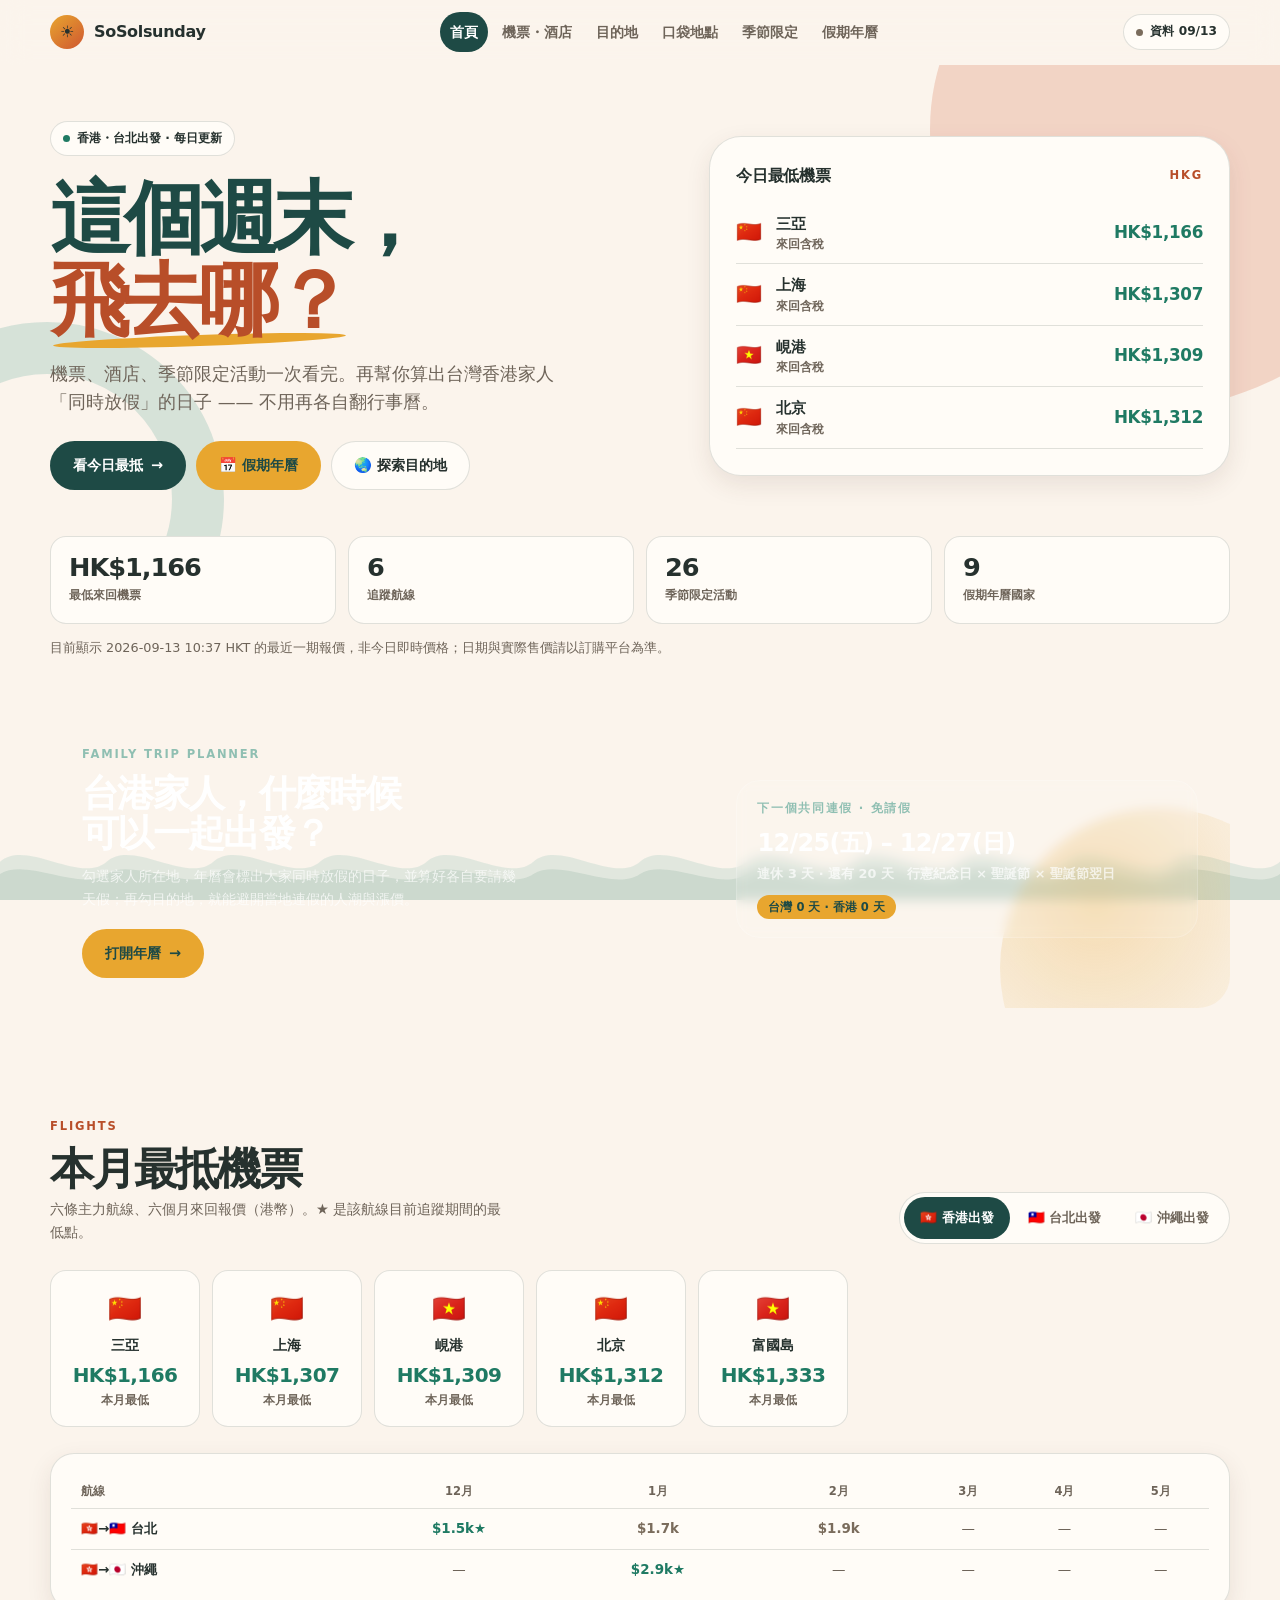
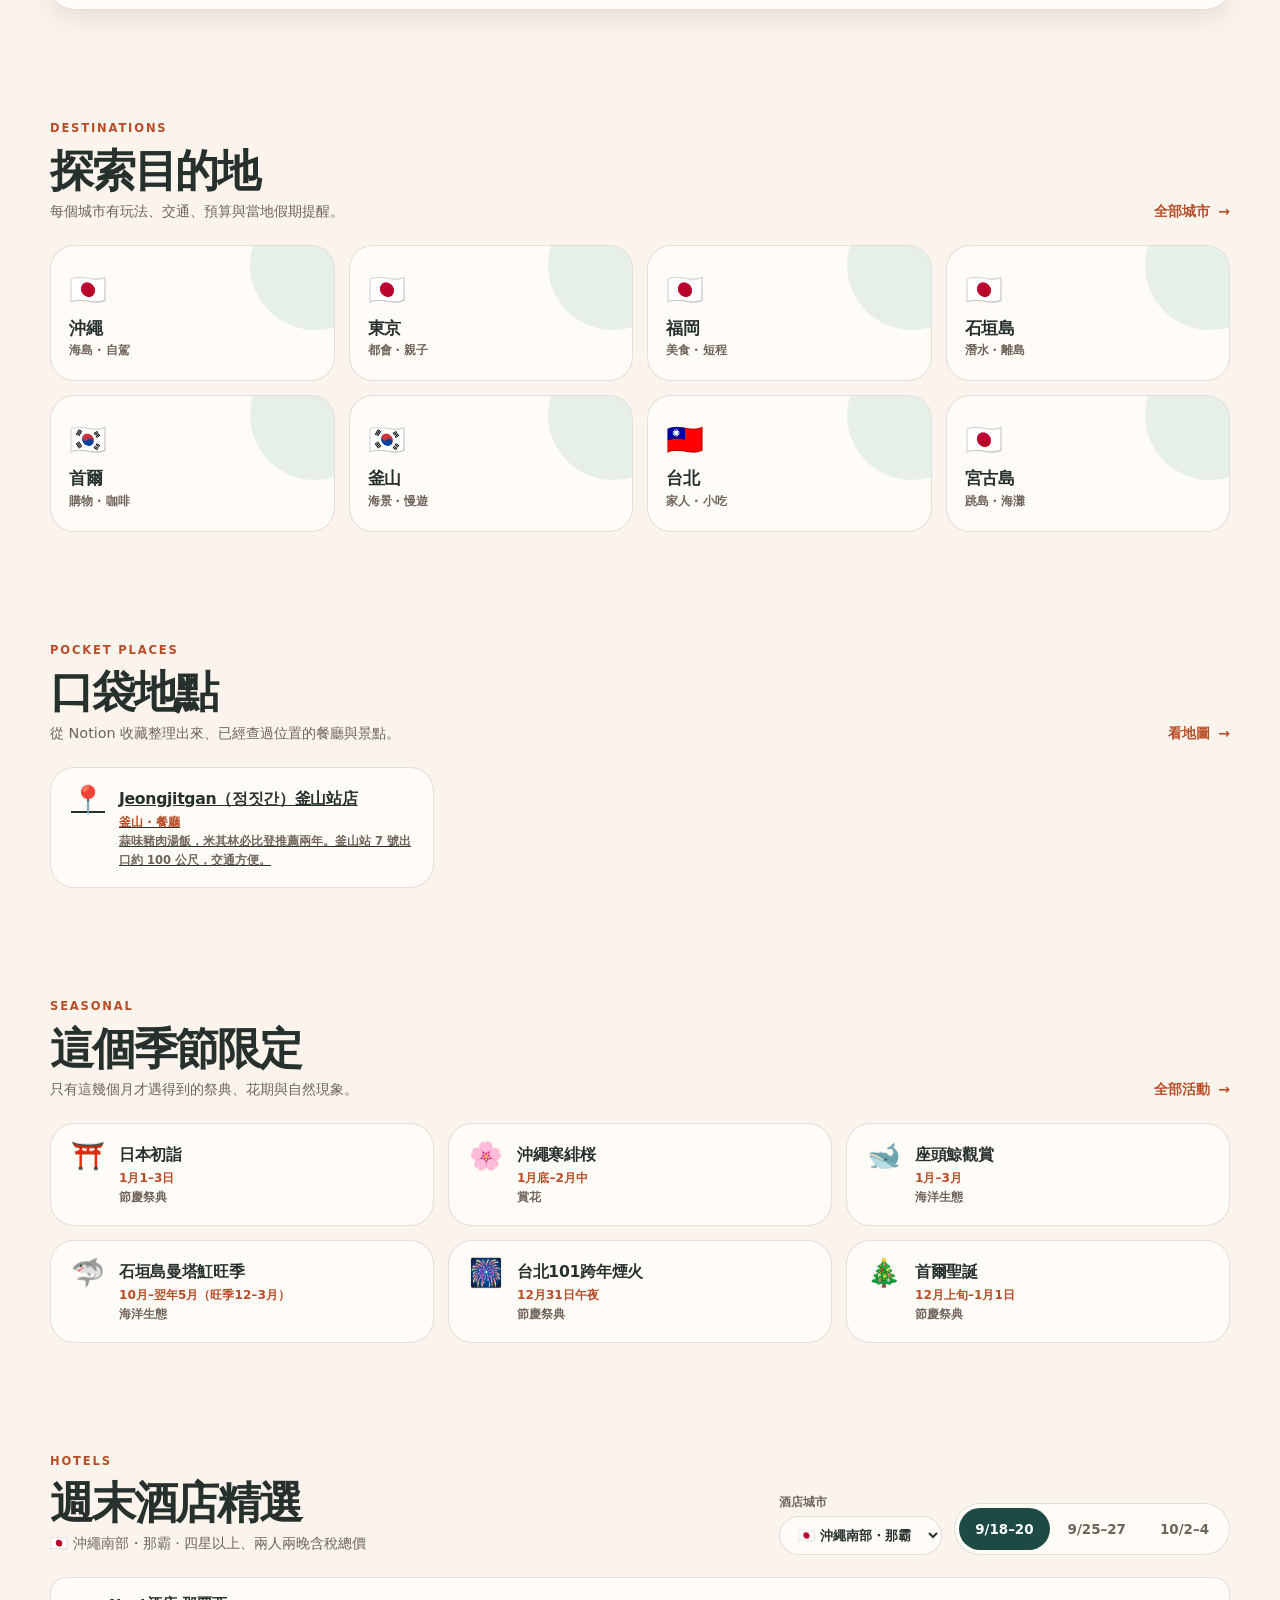
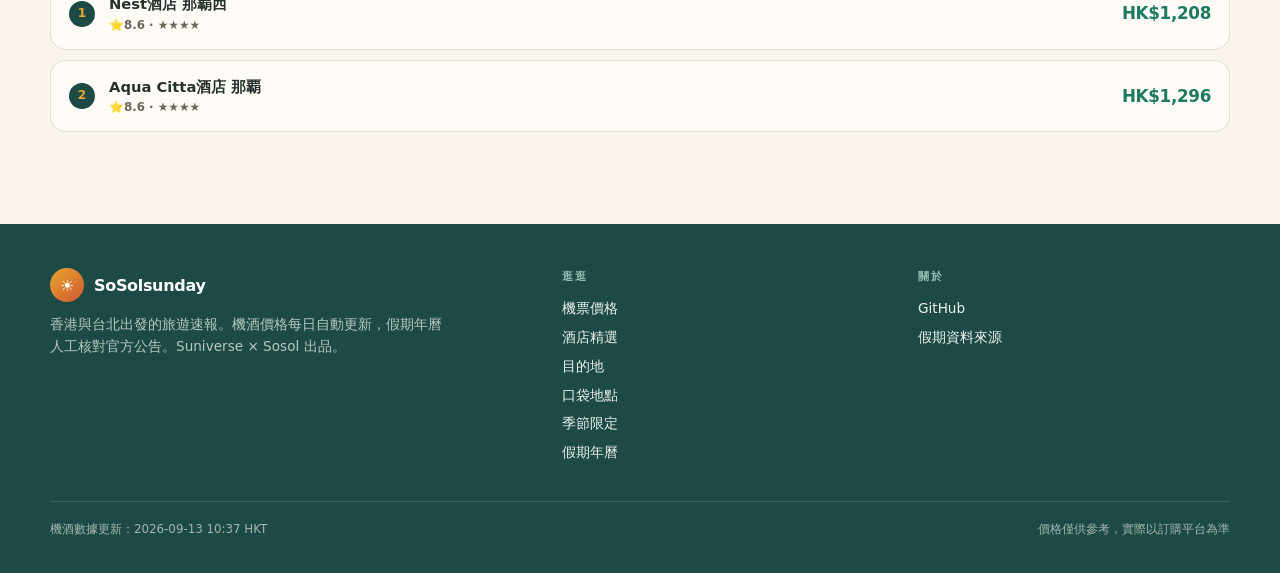
<file: docs/index.html>
<!DOCTYPE html>
<html lang="zh-Hant">
<head>
<meta charset="UTF-8">
<meta name="viewport" content="width=device-width,initial-scale=1,viewport-fit=cover">
<title>SoSolsunday｜這個週末，飛去哪？</title>
<meta name="description" content="香港・台北出發的機票酒店價格速報、亞洲季節限定活動，以及台港家人都放假的假期年曆。">
<meta name="theme-color" content="#062a3a">
<link rel="icon" href="data:image/svg+xml,<svg xmlns='http://www.w3.org/2000/svg' viewBox='0 0 100 100'><text y='.9em' font-size='90'>☀️</text></svg>">
<link rel="stylesheet" href="assets/sosol.css">
</head>
<body>
<a class="skip-link" href="#main">跳到主要內容</a>

<div class="ocean-waves" aria-hidden="true">
  <svg viewBox="0 0 2400 120" preserveAspectRatio="none">
    <path class="ocean-wave-back" d="M0,70 C50,40 150,100 200,70 C250,40 350,100 400,70 C450,40 550,100 600,70 C650,40 750,100 800,70 C850,40 950,100 1000,70 C1050,40 1150,100 1200,70 C1250,40 1350,100 1400,70 C1450,40 1550,100 1600,70 C1650,40 1750,100 1800,70 C1850,40 1950,100 2000,70 C2050,40 2150,100 2200,70 C2250,40 2350,100 2400,70 L2400,120 L0,120 Z" fill="rgba(121,217,230,.5)"/>
    <path class="ocean-wave-front" d="M0,86 C50,64 150,110 200,86 C250,64 350,110 400,86 C450,64 550,110 600,86 C650,64 750,110 800,86 C850,64 950,110 1000,86 C1050,64 1150,110 1200,86 C1250,64 1350,110 1400,86 C1450,64 1550,110 1600,86 C1650,64 1750,110 1800,86 C1850,64 1950,110 2000,86 C2050,64 2150,110 2200,86 C2250,64 2350,110 2400,86 L2400,120 L0,120 Z" fill="rgba(8,127,156,.42)"/>
  </svg>
</div>

<header class="site-header" id="hdr">
  <div class="shell nav">
    <a class="brand" href="./"><span class="brand-mark">☀</span> SoSolsunday</a>
    <nav class="desktop-nav" aria-label="主要導覽">
      <a href="./" aria-current="page">首頁</a>
      <a href="#deals">機票・酒店</a>
      <a href="destinations/">目的地</a><a href="places/">口袋地點</a>
      <a href="seasonal/">季節限定</a>
      <a href="calendar/">假期年曆</a>
    </nav>
    <div class="nav-actions">
      <span class="pill" id="updPill"><span class="dot"></span>載入中</span>
      <button class="icon-btn menu-btn" id="menuBtn" aria-label="選單" aria-controls="dropNav" aria-expanded="false">☰</button>
    </div>
  </div>
  <nav class="drop-nav shell" id="dropNav" aria-label="手機導覽" hidden>
    <a href="./" aria-current="page">首頁</a>
    <a href="#deals">機票・酒店</a><a href="destinations/">目的地</a><a href="places/">口袋地點</a>
    <a href="seasonal/">季節限定</a><a href="calendar/">假期年曆</a>
  </nav>
</header>

<main id="main">
<!-- ══ HERO ══ -->
<section class="hero">
  <div class="shell hero-grid">
    <div>
      <span class="pill"><span class="dot"></span>香港・台北出發 · 每日更新</span>
      <h1>這個週末，<br><span class="play">飛去哪？</span></h1>
      <p class="hero-lead">機票、酒店、季節限定活動一次看完。再幫你算出台灣香港家人「同時放假」的日子 —— 不用再各自翻行事曆。</p>
      <div class="hero-cta">
        <a class="btn btn-primary" href="#deals">看今日最抵 <span>→</span></a>
        <a class="btn btn-sun" href="calendar/">📅 假期年曆</a>
        <a class="btn btn-ghost" href="destinations/">🌏 探索目的地</a>
      </div>
    </div>
    <div class="card card-lg" id="heroCard">
      <div class="card-head"><h3 class="card-title">今日最低機票</h3><span class="eyebrow" id="heroOrigin">HKG</span></div>
      <div id="heroList" class="loading">載入中…</div>
    </div>
  </div>
</section>

<!-- ══ 數據橫幅 ══ -->
<div class="shell">
  <div class="statband" id="statband"></div>
  <p class="data-notice" id="dataNotice" role="status" hidden></p>
</div>

<!-- ══ 年曆 banner ══ -->
<section class="section">
  <div class="shell">
    <div class="calband">
      <div class="calband-grid">
        <div>
          <span class="eyebrow">Family Trip Planner</span>
          <h2>台港家人，什麼時候<br>可以一起出發？</h2>
          <p>勾選家人所在地，年曆會標出大家同時放假的日子，並算好各自要請幾天假；再勾目的地，就能避開當地連假的人潮與漲價。</p>
          <a class="btn btn-sun" href="calendar/">打開年曆 <span>→</span></a>
        </div>
        <div class="nextbox" id="nextbox">
          <div class="lbl">下一個共同連假</div>
          <div class="rng">計算中…</div>
        </div>
      </div>
    </div>
  </div>
</section>

<!-- ══ 機票 ══ -->
<section class="section" id="deals">
  <div class="shell">
    <div class="section-head">
      <div>
        <span class="eyebrow">Flights</span>
        <h2>本月最抵機票</h2>
        <p>六條主力航線、六個月來回報價（港幣）。★ 是該航線目前追蹤期間的最低點。</p>
      </div>
      <div class="toggle" id="originToggle" aria-label="出發地">
        <button class="on" data-o="HKG" aria-pressed="true">🇭🇰 香港出發</button>
      </div>
    </div>
    <div class="hrow" id="destRow"><div class="loading">載入中…</div></div>
    <div class="card table-scroll" tabindex="0" role="region" aria-label="六個月機票價格，可橫向捲動">
      <table id="priceTable"></table>
    </div>
  </div>
</section>

<!-- ══ 目的地 ══ -->
<section class="section">
  <div class="shell">
    <div class="section-head">
      <div><span class="eyebrow">Destinations</span><h2>探索目的地</h2>
      <p>每個城市有玩法、交通、預算與當地假期提醒。</p></div>
      <a class="section-link" href="destinations/">全部城市 <span>→</span></a>
    </div>
    <div class="dgrid" id="cityGrid"></div>
  </div>
</section>


<!-- ══ 口袋地點 ══ -->
<section class="section" id="places">
  <div class="shell">
    <div class="section-head">
      <div><span class="eyebrow">Pocket Places</span><h2>口袋地點</h2>
      <p>從 Notion 收藏整理出來、已經查過位置的餐廳與景點。</p></div>
      <a class="section-link" href="places/">看地圖 <span>→</span></a>
    </div>
    <div class="elist" id="placePeek"><div class="loading">載入中…</div></div>
  </div>
</section>

<!-- ══ 季節限定 ══ -->
<section class="section">
  <div class="shell">
    <div class="section-head">
      <div><span class="eyebrow">Seasonal</span><h2>這個季節限定</h2>
      <p>只有這幾個月才遇得到的祭典、花期與自然現象。</p></div>
      <a class="section-link" href="seasonal/">全部活動 <span>→</span></a>
    </div>
    <div class="elist" id="eventList"><div class="loading">載入中…</div></div>
  </div>
</section>

<!-- ══ 酒店 ══ -->
<section class="section" id="hotels">
  <div class="shell">
    <div class="section-head">
      <div><span class="eyebrow">Hotels</span><h2>週末酒店精選</h2>
      <p id="hotelSub">四星以上、兩人兩晚含稅總價。</p></div>
      <div class="hotel-controls"><label class="field-label">酒店城市<select id="hotelCity"></select></label><div class="toggle" id="hotelToggle" aria-label="住宿週末"></div></div>
    </div>
    <div class="hlist" id="hotelList"><div class="loading">載入中…</div></div>
  </div>
</section>

</main>
<footer class="site-footer">
  <div class="shell">
    <div class="footer-grid">
      <div class="footer-brand">
        <a class="brand" href="./"><span class="brand-mark">☀</span> SoSolsunday</a>
        <p>香港與台北出發的旅遊速報。機酒價格每日自動更新，假期年曆人工核對官方公告。Suniverse × Sosol 出品。</p>
      </div>
      <div class="footer-col"><strong>逛逛</strong>
        <a href="#deals">機票價格</a><a href="#hotels">酒店精選</a>
        <a href="destinations/">目的地</a><a href="places/">口袋地點</a><a href="seasonal/">季節限定</a><a href="calendar/">假期年曆</a>
      </div>
      <div class="footer-col"><strong>關於</strong>
        <a href="https://github.com/sssunwl/sosolsunday" target="_blank" rel="noopener">GitHub</a>
        <a href="calendar/">假期資料來源</a>
      </div>
    </div>
    <div class="footer-base"><span id="footUpd">—</span><span>價格僅供參考，實際以訂購平台為準</span></div>
  </div>
</footer>

<script src="assets/site.js"></script>
<script>
let FD=null,HD=null,SD=null,CAL=null,PLD=null,origin='HKG',hWknd=0,hCity=null;
const FLAG={'三亞':'🇨🇳','桂林':'🇨🇳','寧波':'🇨🇳','廣州':'🇨🇳','深圳':'🇨🇳','上海':'🇨🇳','北京':'🇨🇳','成都':'🇨🇳',
'台北':'🇹🇼','高雄':'🇹🇼','台中':'🇹🇼','香港':'🇭🇰','沖繩那覇':'🇯🇵','石垣島':'🇯🇵','宮古島':'🇯🇵','東京':'🇯🇵',
'大阪':'🇯🇵','福岡':'🇯🇵','札幌':'🇯🇵','名古屋':'🇯🇵','首爾':'🇰🇷','釜山':'🇰🇷','濟州':'🇰🇷','馬尼拉':'🇵🇭',
'宿霧':'🇵🇭','曼谷':'🇹🇭','普吉':'🇹🇭','清邁':'🇹🇭','新加坡':'🇸🇬','吉隆坡':'🇲🇾','峇里島':'🇮🇩','沖繩':'🇯🇵','澎湖':'🇹🇼','馬公':'🇹🇼','MZG':'🇹🇼','南京':'🇨🇳','NKG':'🇨🇳','大邱':'🇰🇷','TAE':'🇰🇷','富國島':'🇻🇳','芽莊':'🇻🇳','河內':'🇻🇳','胡志明':'🇻🇳','峴港':'🇻🇳'};
const CITIES=[{flag:'🇯🇵',name:'沖繩',key:'okinawa',meta:'海島 · 自駕'},{flag:'🇯🇵',name:'東京',key:'tokyo',meta:'都會 · 親子'},
{flag:'🇯🇵',name:'福岡',key:'fukuoka',meta:'美食 · 短程'},{flag:'🇯🇵',name:'石垣島',key:'ishigaki',meta:'潛水 · 離島'},
{flag:'🇰🇷',name:'首爾',key:'seoul',meta:'購物 · 咖啡'},{flag:'🇰🇷',name:'釜山',key:'busan',meta:'海景 · 慢遊'},
{flag:'🇹🇼',name:'台北',key:'taipei',meta:'家人 · 小吃'},{flag:'🇯🇵',name:'宮古島',key:'miyakojima',meta:'跳島 · 海灘'}];

const {iso,date:mkd}=SoSol;
const WD=['一','二','三','四','五','六','日'], wd=d=>(d.getUTCDay()+6)%7;

/* 沿用參考版的連續休假條件，日期統一以台港時區計算。 */
function nextWindow(){return SoSol.nextWindow(CAL);}
function renderNext(){
  const b=nextWindow(), el=document.getElementById('nextbox');
  if(!b){el.innerHTML='<div class="lbl">下一個共同連假</div><div class="empty-note">'+(CAL?'已收錄日期內暫無符合的連假':'假期資料暫時無法載入')+'</div>';return;}
  const a=mkd(b.from),z=mkd(b.to),d0=Math.round((a-mkd(SoSol.todayISO()))/864e5);
  el.innerHTML=`<div class="lbl">下一個共同連假 · 免請假</div>
    <div class="rng">${a.getUTCMonth()+1}/${a.getUTCDate()}(${WD[wd(a)]}) – ${z.getUTCMonth()+1}/${z.getUTCDate()}(${WD[wd(z)]})</div>
    <div class="cnt">連休 ${b.len} 天 · 還有 ${d0} 天　${b.why.join(' × ')}</div>
    <span class="tag">台灣 0 天 · 香港 0 天</span>`;
}

/* ── 機票 ── */
const ORIGIN_FLAG={HKG:'🇭🇰',TPE:'🇹🇼',OKA:'🇯🇵',KHH:'🇹🇼',TPE_:'🇹🇼'};
const originName=o=>(FD?.routes||[]).find(r=>r.origin===o)?.origin_name||o;
const cheapest=o=>[...(FD?.destinations?.[o]||[])]
  .filter(d=>Number.isFinite(d.price)&&d.price>0).sort((a,b)=>a.price-b.price);

// 出發地按鈕依實際資料產生，資料新增出發地時不用改程式
function renderOriginToggle(){
  const origins=[...new Set((FD?.routes||[]).map(r=>r.origin))];
  if(!origins.length) return;
  if(!origins.includes(origin)) origin=origins[0];
  const box=document.getElementById('originToggle');
  box.innerHTML=origins.map(o=>`<button data-o="${o}" class="${o===origin?'on':''}"
    aria-pressed="${o===origin}">${ORIGIN_FLAG[o]||'✈️'} ${originName(o)}出發</button>`).join('');
  box.querySelectorAll('button').forEach(b=>b.onclick=()=>{
    origin=b.dataset.o;
    box.querySelectorAll('button').forEach(x=>{x.classList.remove('on');x.setAttribute('aria-pressed',String(x===b));});
    b.classList.add('on'); renderDests(); renderTable();
  });
}

function renderHeroList(){
  // hero 卡片固定看有「本月最低」資料的第一個出發地，不跟著下方切換跑掉
  const o=Object.keys(FD?.destinations||{}).find(k=>cheapest(k).length)||origin;
  const ds=cheapest(o), h=document.getElementById('heroList');
  h.className=''; document.getElementById('heroOrigin').textContent=o;
  h.innerHTML=ds.slice(0,4).map(d=>`<div class="hrow-card hero-price-row">
    <span class="hero-price-flag">${FLAG[d.name]||'🌍'}</span>
    <div class="info"><div class="nm">${d.name}</div><div class="sub">來回含稅</div></div>
    <div class="amt">HK$${d.price.toLocaleString()}</div></div>`).join('')||'<div class="nodata">暫無數據</div>';
}

function renderDests(){
  const el=document.getElementById('destRow'), ds=cheapest(origin);
  el.innerHTML=ds.length?ds.map(d=>`<a class="pcard" href="destinations/">
    <div class="flag">${FLAG[d.name]||'🌍'}</div><div class="city">${d.name}</div>
    <div class="price">HK$${d.price.toLocaleString()}</div><div class="sub">本月最低</div></a>`).join('')
    :`<div class="nodata">${originName(origin)}出發還沒有「本月最低」的彙整，往下看六個月價格表。</div>`;
}
function renderTable(){
  const el=document.getElementById('priceTable');
  const rs=(FD?.routes||[]).filter(r=>r.origin===origin);
  if(!rs.length){el.innerHTML='<tr><td class="nodata">暫無數據</td></tr>';return;}
  const start=mkd(SoSol.todayISO());
  const ms=Array.from({length:6},(_,i)=>iso(new Date(Date.UTC(start.getUTCFullYear(),start.getUTCMonth()+i,1))).slice(0,7));
  const th=`<caption class="sr-only">六個月最低來回機票報價，單位港幣，★ 表示追蹤期間最低</caption><thead><tr><th scope="col" style="text-align:left;padding:8px 10px;color:var(--muted);font-size:.72rem">航線</th>`+
    ms.map(m=>`<th scope="col" style="padding:8px 6px;color:var(--muted);font-size:.72rem">${+m.slice(5)}月</th>`).join('')+'</tr></thead>';
  const rows=rs.map(r=>{const mp={};r.months.forEach(m=>mp[m.month]=m);
    const mn=Math.min(...r.months.filter(m=>ms.includes(m.month)&&m.price>0).map(m=>m.price));
    return `<tr><td style="text-align:left;padding:9px 10px;font-weight:800;border-top:1px solid var(--line)">${r.flag} ${r.dest_name}</td>`+
      ms.map(m=>{if(!mp[m]||!Number.isFinite(mp[m].price)||mp[m].price<=0)return '<td style="padding:9px 6px;text-align:center;color:var(--muted);border-top:1px solid var(--line)">—</td>';
        const p=mp[m].price,r0=(p-mn)/mn;
        const col=p===mn?'var(--good)':r0<=.12?'var(--good)':r0<=.30?'var(--warn)':'var(--bad)';
        return `<td style="padding:9px 6px;text-align:center;color:${col};font-weight:${p===mn?900:700};border-top:1px solid var(--line)">${p>=1000?'$'+(p/1000).toFixed(1)+'k':'$'+p}${p===mn?'★':''}</td>`;}).join('')+'</tr>';}).join('');
  el.innerHTML=th+'<tbody>'+rows+'</tbody>';
}

/* ── 目的地 / 活動 / 酒店 ── */
function renderCities(){
  document.getElementById('cityGrid').innerHTML=CITIES.map(c=>`
    <a class="dcard" href="destinations/city.html?key=${c.key}">
      <div class="flag">${c.flag}</div>
      <div><div class="name">${c.name}</div><div class="meta">${c.meta}</div></div></a>`).join('');
}
function renderEvents(){
  const el=document.getElementById('eventList'),m=+SoSol.todayISO().slice(5,7);
  const ev=(SD?.events||[]).filter(e=>(e.months||[]).some(x=>x===m||x===m%12+1)).slice(0,6);
  el.innerHTML=ev.length?ev.map(e=>`<a class="ecard event-link" href="seasonal/"><div class="ico">${e.icon||'✨'}</div>
    <div><h3>${e.title}</h3><div class="when">${e.period||''}</div><div class="cat">${e.category||''}</div></div></a>`).join('')
    :'<div class="nodata">這個月暫無活動資料</div>';
}
function renderHotels(){
  const t=document.getElementById('hotelToggle');
  if(!HD?.cities?.length){document.getElementById('hotelList').innerHTML='<div class="nodata">暫無數據</div>';return;}
  hCity=hCity||HD.cities[0].key;
  const select=document.getElementById('hotelCity');
  if(!select.options.length)select.innerHTML=HD.cities.map(c=>`<option value="${SoSol.esc(c.key)}">${SoSol.esc(c.flag+' '+c.name)}</option>`).join('');
  select.value=hCity;select.onchange=()=>{hCity=select.value;renderHotels();};
  t.innerHTML=(HD.weekends||[]).map((w,i)=>`<button class="${i===hWknd?'on':''}" data-w="${i}" aria-pressed="${i===hWknd}">${w.label}</button>`).join('');
  t.querySelectorAll('button').forEach(b=>b.onclick=()=>{hWknd=+b.dataset.w;renderHotels();});
  const city=HD.cities.find(c=>c.key===hCity)||HD.cities[0];
  const hs=[...(city.weekend_hotels?.[hWknd]||[])].filter(h=>h.stars>=4&&Number.isFinite(h.price)&&h.price>0).sort((a,b)=>a.price-b.price);
  document.getElementById('hotelSub').textContent=`${city.flag} ${city.name} · 四星以上、兩人兩晚含稅總價`;
  document.getElementById('hotelList').innerHTML=hs.length?hs.slice(0,5).map((h,i)=>`
    <div class="hrow-card"><div class="rank">${i+1}</div>
      <div class="info"><div class="nm">${h.name}</div><div class="sub">⭐${h.rating||'—'} · ${'★'.repeat(h.stars||4)}</div></div>
      <div class="amt">HK$${h.price.toLocaleString()}</div></div>`).join('')
    :'<div class="nodata">此週末暫無報價</div>';
}
function renderStats(){
  const all=[...(FD?.destinations?.HKG||[]),...(FD?.destinations?.TPE||[])];
  const min=all.length?Math.min(...all.map(d=>d.price)):null;
  document.getElementById('statband').innerHTML=[
    [min?'HK$'+min.toLocaleString():'—','最低來回機票'],
    [(FD?.routes||[]).length,'追蹤航線'],
    [(SD?.events||[]).length,'季節限定活動'],
    [CAL?.countries?.length||'—','假期年曆國家'],
  ].map(([a,b])=>`<div class="stat"><b>${a}</b><span>${b}</span></div>`).join('');
  SoSol.updateStatus(FD,HD);
}

function renderPlacePeek(){
  const el=document.getElementById('placePeek');
  if(!el) return;
  const ps=(PLD?.places)||[];
  if(!ps.length){
    el.innerHTML='<div class="pl-empty" style="grid-column:1/-1"><strong>還沒有收藏的地點 🗺️</strong>'
      +'在 Notion「IG 收藏整理」把項目發佈到含「地圖站」並標成已整理，下次同步就會出現。</div>';
    return;
  }
  el.innerHTML=ps.slice(0,3).map(p=>`
    <a class="ecard" href="places/">
      <div class="ico">📍</div>
      <div><h3>${p.name}</h3>
      <div class="when">${p.region||''}${p.category?' · '+p.category:''}</div>
      <div class="cat">${(p.summary||'').slice(0,42)}${(p.summary||'').length>42?'…':''}</div></div>
    </a>`).join('');
}

(async()=>{
  const get=SoSol.getJSON;
  [FD,HD,SD,CAL,PLD]=await Promise.all([get('./data/flights.json'),get('./data/hotels.json'),
    get('./data/seasonal.json'),get('./data/holidays.json'),get('./data/places.json')]);
  renderStats();renderOriginToggle();renderHeroList();renderDests();renderTable();renderCities();renderEvents();renderHotels();renderNext();renderPlacePeek();
})();
</script>
</body>
</html>
</file>
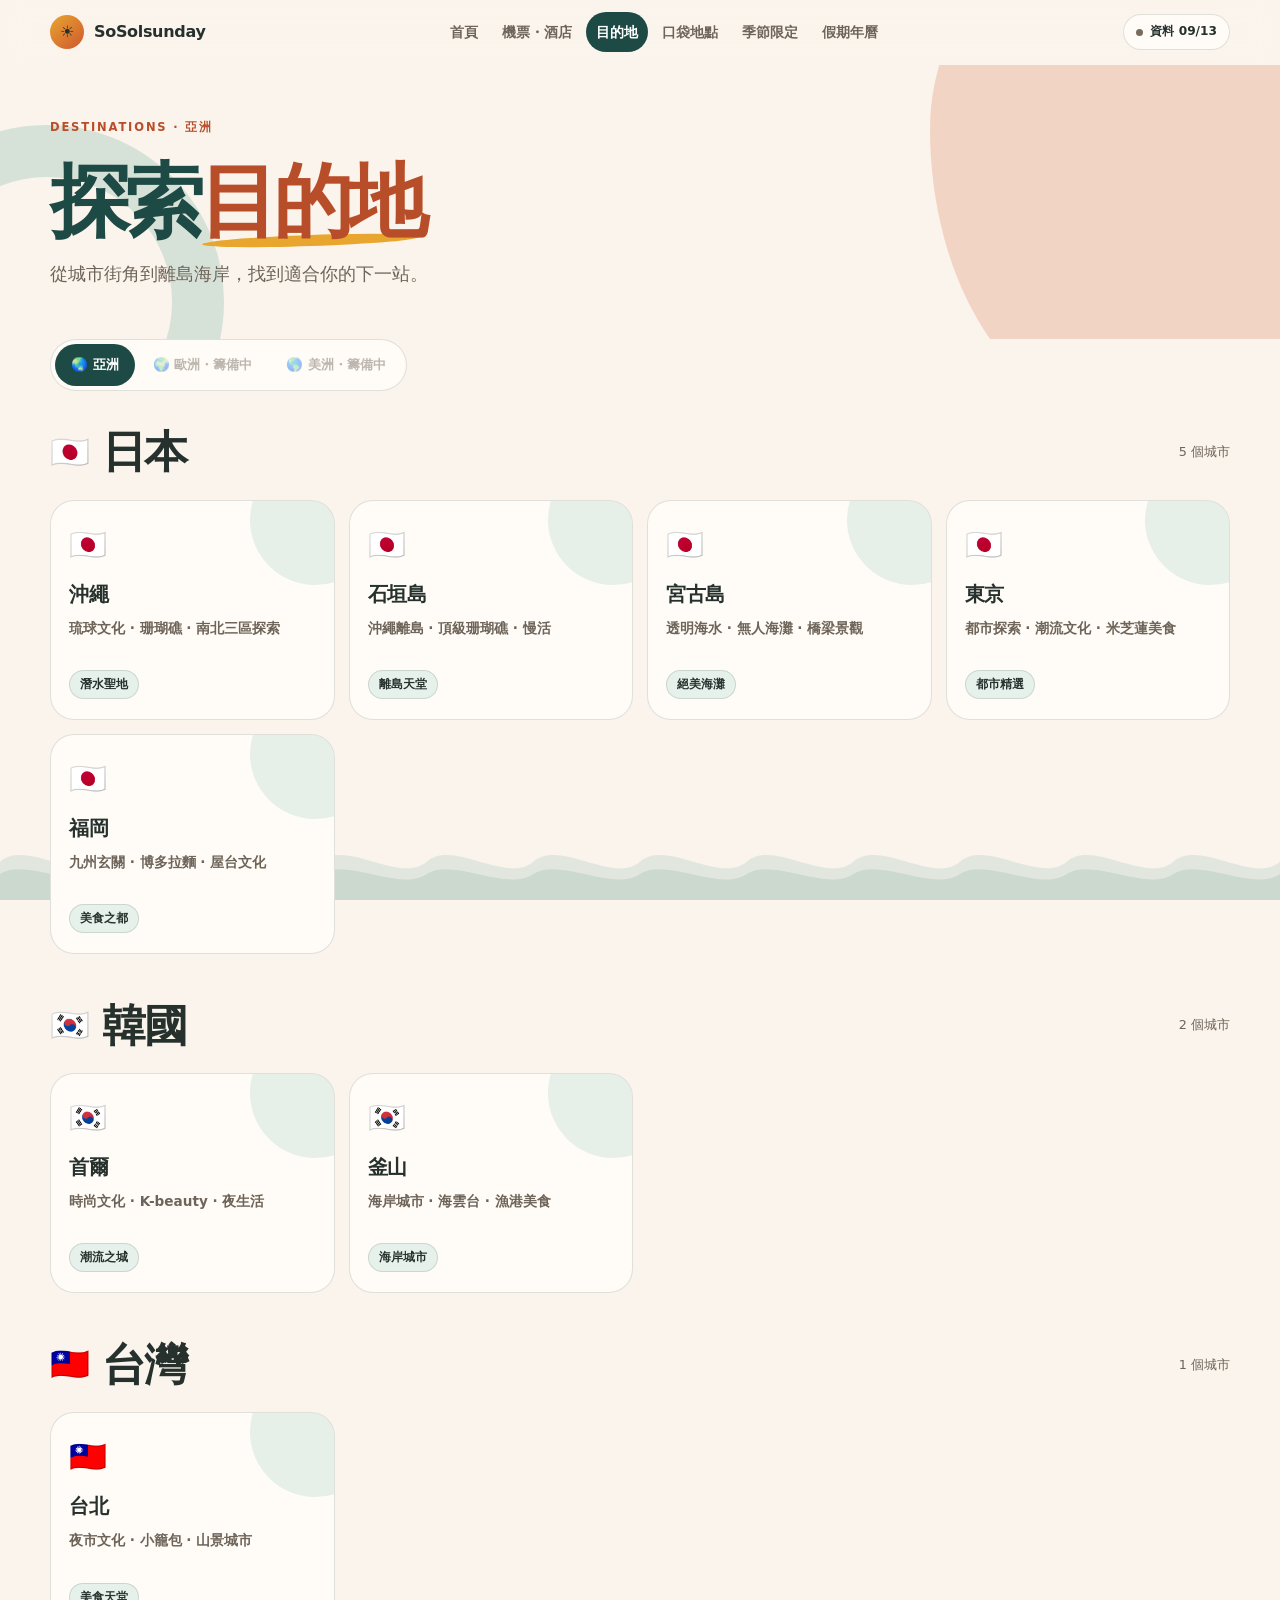
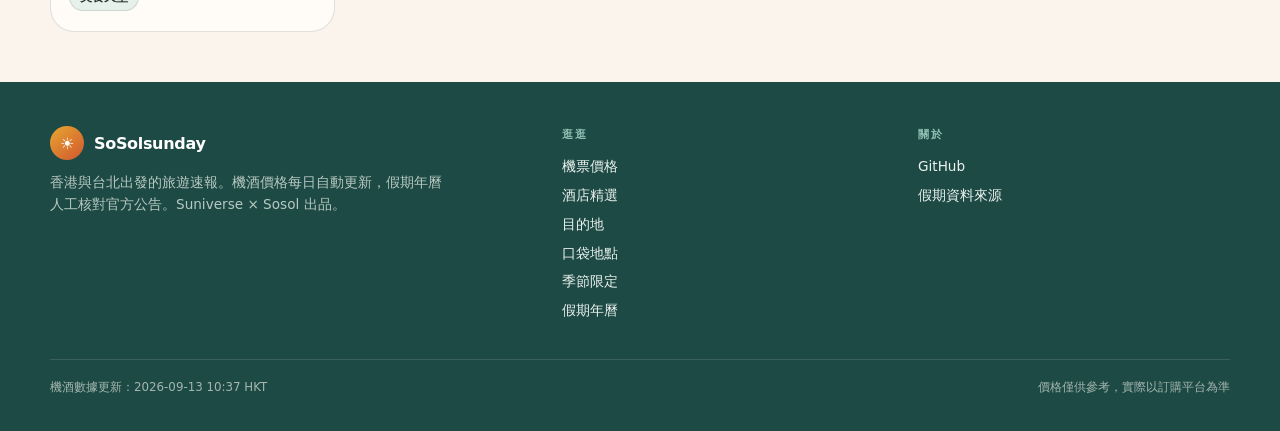
<file: docs/destinations/index.html>
<!DOCTYPE html>
<html lang="zh-TW">
<head>
  <meta charset="UTF-8">
  <meta name="viewport" content="width=device-width, initial-scale=1.0">
  <link rel="icon" href="data:image/svg+xml,<svg xmlns='http://www.w3.org/2000/svg' viewBox='0 0 100 100'><text y='.9em' font-size='90'>☀️</text></svg>">
  <title>探索目的地 · SoSolsunday</title>
  <meta name="description" content="探索日本、韓國、台灣 8 個精選城市：交通、景點、美食、機酒報價與當地假期提醒。">
  <link rel="stylesheet" href="../assets/sosol.css">
</head>
<body>
<a class="skip-link" href="#main">跳到主要內容</a>
<div class="ocean-waves" aria-hidden="true">
  <svg viewBox="0 0 2400 120" preserveAspectRatio="none">
    <path class="ocean-wave-back" d="M0,70 C50,40 150,100 200,70 C250,40 350,100 400,70 C450,40 550,100 600,70 C650,40 750,100 800,70 C850,40 950,100 1000,70 C1050,40 1150,100 1200,70 C1250,40 1350,100 1400,70 C1450,40 1550,100 1600,70 C1650,40 1750,100 1800,70 C1850,40 1950,100 2000,70 C2050,40 2150,100 2200,70 C2250,40 2350,100 2400,70 L2400,120 L0,120 Z" fill="rgba(121,217,230,.5)"/>
    <path class="ocean-wave-front" d="M0,86 C50,64 150,110 200,86 C250,64 350,110 400,86 C450,64 550,110 600,86 C650,64 750,110 800,86 C850,64 950,110 1000,86 C1050,64 1150,110 1200,86 C1250,64 1350,110 1400,86 C1450,64 1550,110 1600,86 C1650,64 1750,110 1800,86 C1850,64 1950,110 2000,86 C2050,64 2150,110 2200,86 C2250,64 2350,110 2400,86 L2400,120 L0,120 Z" fill="rgba(8,127,156,.42)"/>
  </svg>
</div>

<header class="site-header" id="hdr">
  <div class="shell nav">
    <a class="brand" href="../"><span class="brand-mark">☀</span> SoSolsunday</a>
    <nav class="desktop-nav" aria-label="主要導覽">
      <a href="../">首頁</a>
      <a href="../#deals">機票・酒店</a>
      <a href="../destinations/" aria-current="page">目的地</a><a href="../places/">口袋地點</a>
      <a href="../seasonal/">季節限定</a>
      <a href="../calendar/">假期年曆</a>
    </nav>
    <div class="nav-actions">
      <span class="pill" id="updPill"><span class="dot"></span>載入中</span>
      <button class="icon-btn menu-btn" id="menuBtn" aria-label="選單" aria-controls="dropNav" aria-expanded="false">☰</button>
    </div>
  </div>
  <nav class="drop-nav shell" id="dropNav" aria-label="手機導覽" hidden>
    <a href="../">首頁</a>
    <a href="../#deals">機票・酒店</a><a href="../destinations/" aria-current="page">目的地</a><a href="../places/">口袋地點</a>
    <a href="../seasonal/">季節限定</a><a href="../calendar/">假期年曆</a>
  </nav>
</header>
<main id="main">

<section class="hero page-hero"><div class="shell"><span class="eyebrow">Destinations · 亞洲</span><h1>探索<span class="play">目的地</span></h1><p class="hero-lead">從城市街角到離島海岸，找到適合你的下一站。</p></div></section>

<div class="shell"><div class="toggle region-tabs" aria-label="地區">
  <button class="on" aria-pressed="true" >🌏 亞洲</button>
  <button disabled title="即將推出">🌍 歐洲・籌備中</button>
  <button disabled title="即將推出">🌎 美洲・籌備中</button>
</div>

</div>
<div class="shell" id="r-asia">
  <div class="section country-section">
    <div class="section-head country-head">
      <span class="country-flag">🇯🇵</span>
      <h2>日本</h2>
      <span class="country-count">5 個城市</span>
    </div>
    <div class="dgrid">
      <a class="dcard destination-card" href="city.html?key=okinawa">
        <div class="flag">🇯🇵</div>
        <div class="name">沖繩</div>
        <div class="meta">琉球文化 · 珊瑚礁 · 南北三區探索</div>
        <span class="pill city-tag">潛水聖地</span>
      </a>
      <a class="dcard destination-card" href="city.html?key=ishigaki">
        <div class="flag">🇯🇵</div>
        <div class="name">石垣島</div>
        <div class="meta">沖繩離島 · 頂級珊瑚礁 · 慢活</div>
        <span class="pill city-tag">離島天堂</span>
      </a>
      <a class="dcard destination-card" href="city.html?key=miyakojima">
        <div class="flag">🇯🇵</div>
        <div class="name">宮古島</div>
        <div class="meta">透明海水 · 無人海灘 · 橋梁景觀</div>
        <span class="pill city-tag">絕美海灘</span>
      </a>
      <a class="dcard destination-card" href="city.html?key=tokyo">
        <div class="flag">🇯🇵</div>
        <div class="name">東京</div>
        <div class="meta">都市探索 · 潮流文化 · 米芝蓮美食</div>
        <span class="pill city-tag">都市精選</span>
      </a>
      <a class="dcard destination-card" href="city.html?key=fukuoka">
        <div class="flag">🇯🇵</div>
        <div class="name">福岡</div>
        <div class="meta">九州玄關 · 博多拉麵 · 屋台文化</div>
        <span class="pill city-tag">美食之都</span>
      </a>
    </div>
  </div>

  <div class="section country-section">
    <div class="section-head country-head">
      <span class="country-flag">🇰🇷</span>
      <h2>韓國</h2>
      <span class="country-count">2 個城市</span>
    </div>
    <div class="dgrid">
      <a class="dcard destination-card" href="city.html?key=seoul">
        <div class="flag">🇰🇷</div>
        <div class="name">首爾</div>
        <div class="meta">時尚文化 · K-beauty · 夜生活</div>
        <span class="pill city-tag">潮流之城</span>
      </a>
      <a class="dcard destination-card" href="city.html?key=busan">
        <div class="flag">🇰🇷</div>
        <div class="name">釜山</div>
        <div class="meta">海岸城市 · 海雲台 · 漁港美食</div>
        <span class="pill city-tag">海岸城市</span>
      </a>
    </div>
  </div>

  <div class="section country-section">
    <div class="section-head country-head">
      <span class="country-flag">🇹🇼</span>
      <h2>台灣</h2>
      <span class="country-count">1 個城市</span>
    </div>
    <div class="dgrid">
      <a class="dcard destination-card" href="city.html?key=taipei">
        <div class="flag">🇹🇼</div>
        <div class="name">台北</div>
        <div class="meta">夜市文化 · 小籠包 · 山景城市</div>
        <span class="pill city-tag">美食天堂</span>
      </a>
    </div>
  </div>
</div>


</main>
<footer class="site-footer">
  <div class="shell">
    <div class="footer-grid">
      <div class="footer-brand">
        <a class="brand" href="../"><span class="brand-mark">☀</span> SoSolsunday</a>
        <p>香港與台北出發的旅遊速報。機酒價格每日自動更新，假期年曆人工核對官方公告。Suniverse × Sosol 出品。</p>
      </div>
      <div class="footer-col"><strong>逛逛</strong>
        <a href="../#deals">機票價格</a><a href="../#hotels">酒店精選</a>
        <a href="../destinations/">目的地</a><a href="../places/">口袋地點</a><a href="../seasonal/">季節限定</a><a href="../calendar/">假期年曆</a>
      </div>
      <div class="footer-col"><strong>關於</strong>
        <a href="https://github.com/sssunwl/sosolsunday" target="_blank" rel="noopener">GitHub</a>
        <a href="../calendar/">假期資料來源</a>
      </div>
    </div>
    <div class="footer-base"><span id="footUpd">—</span><span>價格僅供參考，實際以訂購平台為準</span></div>
  </div>
</footer>

<script src="../assets/site.js"></script>
<script>
SoSol.getJSON('../data/flights.json').then(data=>SoSol.updateStatus(data));
</script>
</body>
</html>
</file>
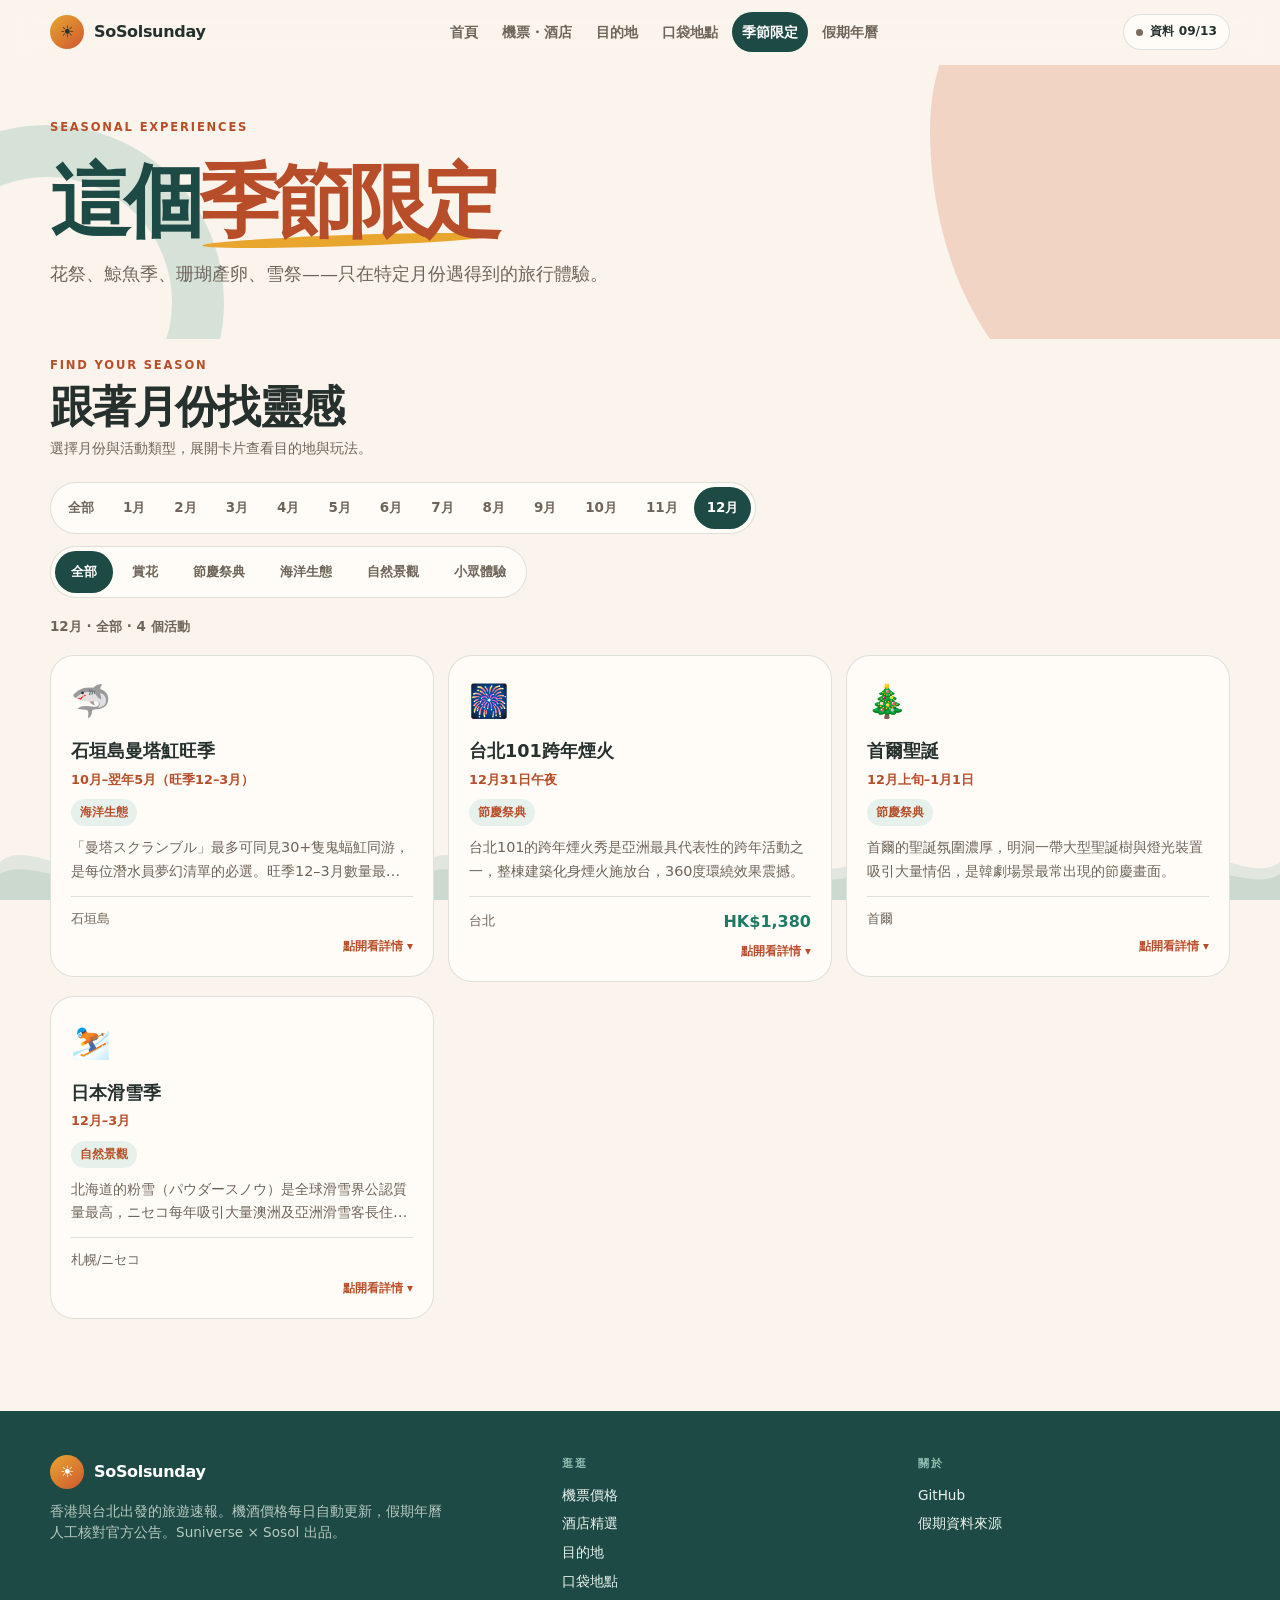
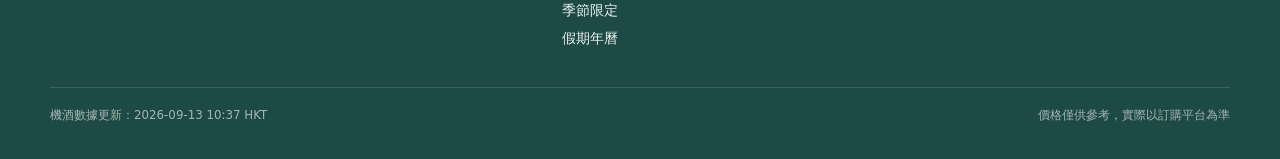
<file: docs/seasonal/index.html>
<!DOCTYPE html>
<html lang="zh-TW">
<head>
  <meta charset="UTF-8">
  <meta name="viewport" content="width=device-width, initial-scale=1.0">
  <link rel="icon" href="data:image/svg+xml,<svg xmlns='http://www.w3.org/2000/svg' viewBox='0 0 100 100'><text y='.9em' font-size='90'>☀️</text></svg>">
  <title>季節限定 · SoSolsunday</title>
  <link rel="stylesheet" href="../assets/sosol.css">
</head>
<body>
<a class="skip-link" href="#main">跳到主要內容</a>
<div class="ocean-waves" aria-hidden="true">
  <svg viewBox="0 0 2400 120" preserveAspectRatio="none">
    <path class="ocean-wave-back" d="M0,70 C50,40 150,100 200,70 C250,40 350,100 400,70 C450,40 550,100 600,70 C650,40 750,100 800,70 C850,40 950,100 1000,70 C1050,40 1150,100 1200,70 C1250,40 1350,100 1400,70 C1450,40 1550,100 1600,70 C1650,40 1750,100 1800,70 C1850,40 1950,100 2000,70 C2050,40 2150,100 2200,70 C2250,40 2350,100 2400,70 L2400,120 L0,120 Z" fill="rgba(121,217,230,.5)"/>
    <path class="ocean-wave-front" d="M0,86 C50,64 150,110 200,86 C250,64 350,110 400,86 C450,64 550,110 600,86 C650,64 750,110 800,86 C850,64 950,110 1000,86 C1050,64 1150,110 1200,86 C1250,64 1350,110 1400,86 C1450,64 1550,110 1600,86 C1650,64 1750,110 1800,86 C1850,64 1950,110 2000,86 C2050,64 2150,110 2200,86 C2250,64 2350,110 2400,86 L2400,120 L0,120 Z" fill="rgba(8,127,156,.42)"/>
  </svg>
</div>

<header class="site-header" id="hdr">
  <div class="shell nav">
    <a class="brand" href="../"><span class="brand-mark">☀</span> SoSolsunday</a>
    <nav class="desktop-nav" aria-label="主要導覽">
      <a href="../">首頁</a>
      <a href="../#deals">機票・酒店</a>
      <a href="../destinations/">目的地</a><a href="../places/">口袋地點</a>
      <a href="../seasonal/" aria-current="page">季節限定</a>
      <a href="../calendar/">假期年曆</a>
    </nav>
    <div class="nav-actions">
      <span class="pill" id="updPill"><span class="dot"></span>載入中</span>
      <button class="icon-btn menu-btn" id="menuBtn" aria-label="選單" aria-controls="dropNav" aria-expanded="false">☰</button>
    </div>
  </div>
  <nav class="drop-nav shell" id="dropNav" aria-label="手機導覽" hidden>
    <a href="../">首頁</a>
    <a href="../#deals">機票・酒店</a><a href="../destinations/">目的地</a><a href="../places/">口袋地點</a>
    <a href="../seasonal/" aria-current="page">季節限定</a><a href="../calendar/">假期年曆</a>
  </nav>
</header>
<main id="main">

<section class="hero page-hero"><div class="shell"><span class="eyebrow">Seasonal Experiences</span><h1>這個<span class="play">季節限定</span></h1><p class="hero-lead">花祭、鯨魚季、珊瑚產卵、雪祭——只在特定月份遇得到的旅行體驗。</p></div></section>

<section class="section shell seasonal-section"><div class="section-head"><div><span class="eyebrow">Find your season</span><h2>跟著月份找靈感</h2><p>選擇月份與活動類型，展開卡片查看目的地與玩法。</p></div></div><div class="toggle month-strip" id="month-strip" aria-label="月份篩選"></div>
<div class="toggle cat-strip" aria-label="活動分類" id="cat-strip"></div>
<div class="result-count" id="result-count" role="status"></div>
<div class="elist events-list" id="events-list"><div class="no-events"><div class="icon">⏳</div>載入中…</div></div>

</section>
</main>
<footer class="site-footer">
  <div class="shell">
    <div class="footer-grid">
      <div class="footer-brand">
        <a class="brand" href="../"><span class="brand-mark">☀</span> SoSolsunday</a>
        <p>香港與台北出發的旅遊速報。機酒價格每日自動更新，假期年曆人工核對官方公告。Suniverse × Sosol 出品。</p>
      </div>
      <div class="footer-col"><strong>逛逛</strong>
        <a href="../#deals">機票價格</a><a href="../#hotels">酒店精選</a>
        <a href="../destinations/">目的地</a><a href="../places/">口袋地點</a><a href="../seasonal/">季節限定</a><a href="../calendar/">假期年曆</a>
      </div>
      <div class="footer-col"><strong>關於</strong>
        <a href="https://github.com/sssunwl/sosolsunday" target="_blank" rel="noopener">GitHub</a>
        <a href="../calendar/">假期資料來源</a>
      </div>
    </div>
    <div class="footer-base"><span id="footUpd">—</span><span>價格僅供參考，實際以訂購平台為準</span></div>
  </div>
</footer>

<script src="../assets/site.js"></script>
<script>
let SD = null, FD = null;
let selMonth = 0;
let selCat = '全部';
const MONTHS = ['1月','2月','3月','4月','5月','6月','7月','8月','9月','10月','11月','12月'];
const CATS = ['全部','賞花','節慶祭典','海洋生態','自然景觀','小眾體驗'];

const CITY_KEYS = {
  'OKA':'okinawa','ISG':'ishigaki','MMY':'miyakojima',
  'NRT':'tokyo','HND':'tokyo','FUK':'fukuoka',
  'ICN':'seoul','PUS':'busan','TPE':'taipei',
};

async function boot() {
  [SD,FD]=await Promise.all([SoSol.getJSON('../data/seasonal.json'),SoSol.getJSON('../data/flights.json')]);
  SoSol.updateStatus(FD);
  selMonth = +SoSol.todayISO().slice(5,7);
  buildMonthStrip();
  buildCatStrip();
  render();
}

function buildMonthStrip() {
  const allMonths = new Set((SD?.events || []).flatMap(e => e.months));
  const el = document.getElementById('month-strip');
  let html = `<button class="mbtn all ${selMonth===0?'on':''}" aria-pressed="${selMonth===0}" onclick="setMonth(0,this)">全部</button>`;
  MONTHS.forEach((m, i) => {
    const n = i + 1;
    const cls = allMonths.has(n) ? 'has-event' : '';
    html += `<button class="mbtn ${cls} ${selMonth===n?'on':''}" aria-pressed="${selMonth===n}" onclick="setMonth(${n},this)" aria-label="${n}月">${n}月</button>`;
  });
  el.innerHTML = html;
}

function buildCatStrip() {
  document.getElementById('cat-strip').innerHTML = CATS.map(c =>
    `<button class="cbtn ${c===selCat?'on':''}" aria-pressed="${c===selCat}" onclick="setCat('${c}',this)">${c}</button>`
  ).join('');
}

function setMonth(n, btn) {
  selMonth = n;
  document.querySelectorAll('.mbtn').forEach(b => {b.classList.remove('on');b.setAttribute('aria-pressed',String(b===btn));});
  if (btn) btn.classList.add('on');
  render();
}

function setCat(c, btn) {
  selCat = c;
  document.querySelectorAll('.cbtn').forEach(b => {b.classList.remove('on');b.setAttribute('aria-pressed',String(b===btn));});
  if (btn) btn.classList.add('on');
  render();
}

function bestFlightPrice(airportCode) {
  if (!FD || !airportCode) return null;
  const routes = (FD.routes || []).filter(r => r.dest === airportCode);
  let best = null;
  for (const r of routes) {
    for (const m of r.months) {
      if (!best || m.price < best.price) best = { price: m.price, origin: r.origin_name };
    }
  }
  for (const [oc, items] of Object.entries(FD.destinations || {})) {
    const orig = oc === 'HKG' ? '香港' : '台北';
    for (const d of items) {
      if (d.code === airportCode && (!best || d.price < best.price)) {
        best = { price: d.price, origin: orig };
      }
    }
  }
  return best;
}

function render() {
  const events = (SD?.events || []).filter(e => {
    const monthOk = selMonth === 0 || e.months.includes(selMonth);
    const catOk = selCat === '全部' || e.category === selCat ||
                  (selCat === '小眾體驗' && (e.tags || []).includes('小眾'));
    return monthOk && catOk;
  });

  document.getElementById('result-count').textContent =
    `${selMonth > 0 ? MONTHS[selMonth-1] : '全年'} · ${selCat} · ${events.length} 個活動`;

  if (!events.length) {
    document.getElementById('events-list').innerHTML =
      `<div class="no-events" ><div class="icon">🔍</div><p>${SD?'此篩選條件暫無活動':'活動資料暫時無法載入，請稍後再試'}</p></div>`;
    return;
  }

  document.getElementById('events-list').innerHTML = events.map(e => {
    // best price for compact row
    const prices = e.destinations.map(d => bestFlightPrice(d.airport)).filter(Boolean);
    const cheapest = prices.length ? prices.reduce((a, b) => a.price < b.price ? a : b) : null;
    const compactPrice = cheapest ? `<span class="ev-price-mini">HK$${cheapest.price.toLocaleString()}</span>` : '';
    const compactDest = e.destinations[0]?.city || '';

    // full destination list for expanded
    const destsHtml = e.destinations.map(d => {
      const fp = bestFlightPrice(d.airport);
      const cityKey = d.city_key || CITY_KEYS[d.airport] || null;
      return `<div class="ev-dest">
        <div class="ev-dest-info">
          <div class="ev-dest-city">${d.city}</div>
          <div class="ev-dest-note">${d.note}</div>
        </div>
        ${fp ? `<span class="ev-dest-price">HK$${fp.price.toLocaleString()}</span>` : ''}
        ${cityKey ? `<a class="ev-dest-link" href="../destinations/city.html?key=${cityKey}" onclick="event.stopPropagation()">指南</a>` : ''}
      </div>`;
    }).join('');

    const monthLabels = [...new Set(e.months)].sort((a,b)=>a-b).map(m=>MONTHS[m-1]).join(' / ');

    return `<details class="ecard ev-card"><summary>
      <span class="ev-icon">${e.icon}</span>
      <div class="ev-title">${e.title}</div>
      <div class="ev-period">${e.period}</div>
      <span class="ev-cat">${e.category}</span>
      <div class="ev-desc-short">${e.desc}</div>
      <div class="ev-price-row">
        <span class="ev-dest-mini">${compactDest}</span>
        ${compactPrice}
      </div>
      <div class="ev-expand-hint">點開看詳情 ▾</div>
      </summary><div class="ev-detail">
        <div class="ev-desc-full">${e.desc}</div>
        ${e.tip ? `<div class="ev-tip">${e.tip}</div>` : ''}
        <div class="ev-dests">${destsHtml}</div>
        <div class="ev-tags">
          <span class="ev-tag">📅 ${monthLabels}</span>
          ${(e.tags||[]).map(t=>`<span class="ev-tag">${t}</span>`).join('')}
        </div>
      </div>
    </details>`;
  }).join('');
}

boot();
</script>
</body>
</html>
</file>
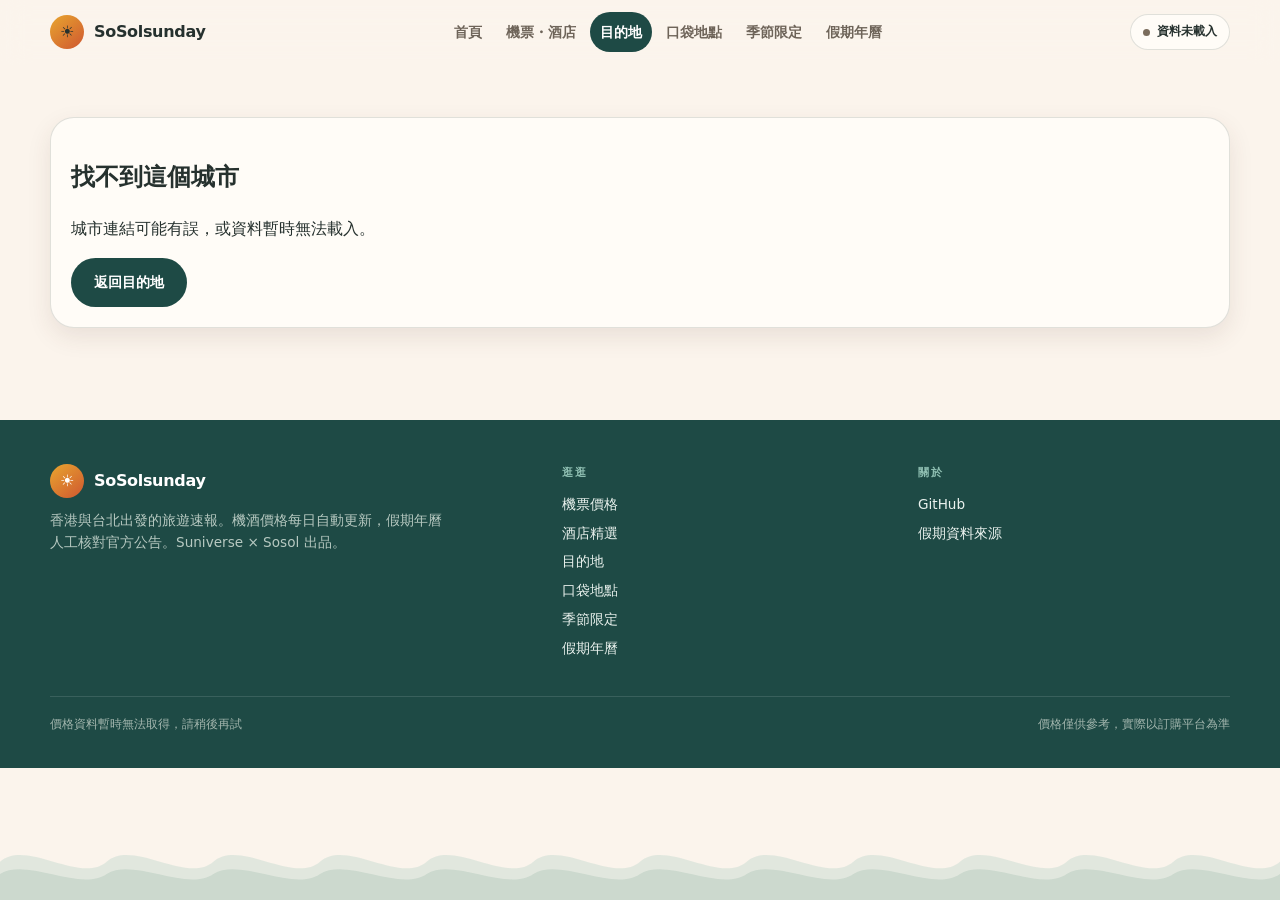
<file: docs/destinations/city.html>
<!DOCTYPE html>
<html lang="zh-TW">
<head>
  <meta charset="UTF-8">
  <meta name="viewport" content="width=device-width, initial-scale=1.0">
  <link rel="icon" href="data:image/svg+xml,<svg xmlns='http://www.w3.org/2000/svg' viewBox='0 0 100 100'><text y='.9em' font-size='90'>☀️</text></svg>">
  <title>城市指南 · SoSolsunday</title>
  <link rel="stylesheet" href="../assets/sosol.css">
</head>
<body>
<a class="skip-link" href="#main">跳到主要內容</a>
<div class="ocean-waves" aria-hidden="true">
  <svg viewBox="0 0 2400 120" preserveAspectRatio="none">
    <path class="ocean-wave-back" d="M0,70 C50,40 150,100 200,70 C250,40 350,100 400,70 C450,40 550,100 600,70 C650,40 750,100 800,70 C850,40 950,100 1000,70 C1050,40 1150,100 1200,70 C1250,40 1350,100 1400,70 C1450,40 1550,100 1600,70 C1650,40 1750,100 1800,70 C1850,40 1950,100 2000,70 C2050,40 2150,100 2200,70 C2250,40 2350,100 2400,70 L2400,120 L0,120 Z" fill="rgba(121,217,230,.5)"/>
    <path class="ocean-wave-front" d="M0,86 C50,64 150,110 200,86 C250,64 350,110 400,86 C450,64 550,110 600,86 C650,64 750,110 800,86 C850,64 950,110 1000,86 C1050,64 1150,110 1200,86 C1250,64 1350,110 1400,86 C1450,64 1550,110 1600,86 C1650,64 1750,110 1800,86 C1850,64 1950,110 2000,86 C2050,64 2150,110 2200,86 C2250,64 2350,110 2400,86 L2400,120 L0,120 Z" fill="rgba(8,127,156,.42)"/>
  </svg>
</div>

<header class="site-header" id="hdr">
  <div class="shell nav">
    <a class="brand" href="../"><span class="brand-mark">☀</span> SoSolsunday</a>
    <nav class="desktop-nav" aria-label="主要導覽">
      <a href="../">首頁</a>
      <a href="../#deals">機票・酒店</a>
      <a href="../destinations/" aria-current="page">目的地</a><a href="../places/">口袋地點</a>
      <a href="../seasonal/">季節限定</a>
      <a href="../calendar/">假期年曆</a>
    </nav>
    <div class="nav-actions">
      <span class="pill" id="updPill"><span class="dot"></span>載入中</span>
      <button class="icon-btn menu-btn" id="menuBtn" aria-label="選單" aria-controls="dropNav" aria-expanded="false">☰</button>
    </div>
  </div>
  <nav class="drop-nav shell" id="dropNav" aria-label="手機導覽" hidden>
    <a href="../">首頁</a>
    <a href="../#deals">機票・酒店</a><a href="../destinations/" aria-current="page">目的地</a><a href="../places/">口袋地點</a>
    <a href="../seasonal/">季節限定</a><a href="../calendar/">假期年曆</a>
  </nav>
</header>
<main id="main">

<section class="hero page-hero"><div class="shell">
  <a class="section-link" href="./">← 所有目的地</a>
  <div class="eyebrow" id="hdr-city">City Guide</div>
  <div class="hero-flag" id="hero-flag">🌍</div>
  <h1 id="hero-name">—</h1>
  <div class="hero-lead" id="hero-tagline">—</div>
  <div class="best-months" id="best-months"></div>
</div>
</section><div class="shell"><div class="qinfo" id="qinfo"></div></div>

<!-- Area tabs (only shown for multi-area cities) -->
<div class="shell" id="area-tabs-wrap" hidden>
  <div class="toggle area-tabs" id="area-tabs"></div>
  <div class="area-desc" id="area-desc"></div>
</div>

<div class="section shell">
  <div class="section-head"><div><span class="eyebrow">Flights</span><h2>即時機票最低價</h2><p>香港與台北出發，追蹤期間的最低來回報價（港幣）。</p></div></div>
  <div id="live-flights"><div class="loading">載入中…</div></div>
</div>

<div class="section shell">
  <div class="section-head"><div><span class="eyebrow">Hotels</span><h2>週末酒店報價</h2><p>四星以上、兩人兩晚；住宿日期依最近一期資料顯示。</p></div></div>
  <div id="live-hotels"><div class="loading">載入中…</div></div>
</div>

<section class="section shell" id="local-holidays"><div class="section-head"><div><span class="eyebrow">Local Holidays</span><h2>今年的公眾假期</h2><p>未來三個當地假期，先留意人潮再安排出發。</p></div><a class="section-link" href="../calendar/">完整年曆 <span>→</span></a></div><div class="hlist" id="holiday-list"><div class="loading">載入中…</div></div></section>
<div class="section shell">
  <div class="section-head"><div><span class="eyebrow">Explore</span><h2>必去亮點</h2><p>走進這座城市的風景與日常。</p></div></div>
  <div class="card-grid" id="highlights"></div>
</div>

<div class="section shell">
  <div class="section-head"><div><span class="eyebrow">Taste</span><h2>必吃美食</h2><p>值得留一餐時間的在地滋味。</p></div></div>
  <div class="card-grid" id="foods"></div>
</div>

<div class="section shell">
  <div class="section-head"><div><span class="eyebrow">City Notes</span><h2>旅遊攻略</h2><p>行前規劃與玩法筆記。</p></div></div>
  <div id="articles"><div class="loading">載入中…</div></div>
</div>

</main>
<footer class="site-footer">
  <div class="shell">
    <div class="footer-grid">
      <div class="footer-brand">
        <a class="brand" href="../"><span class="brand-mark">☀</span> SoSolsunday</a>
        <p>香港與台北出發的旅遊速報。機酒價格每日自動更新，假期年曆人工核對官方公告。Suniverse × Sosol 出品。</p>
      </div>
      <div class="footer-col"><strong>逛逛</strong>
        <a href="../#deals">機票價格</a><a href="../#hotels">酒店精選</a>
        <a href="../destinations/">目的地</a><a href="../places/">口袋地點</a><a href="../seasonal/">季節限定</a><a href="../calendar/">假期年曆</a>
      </div>
      <div class="footer-col"><strong>關於</strong>
        <a href="https://github.com/sssunwl/sosolsunday" target="_blank" rel="noopener">GitHub</a>
        <a href="../calendar/">假期資料來源</a>
      </div>
    </div>
    <div class="footer-base"><span id="footUpd">—</span><span>價格僅供參考，實際以訂購平台為準</span></div>
  </div>
</footer>

<script src="../assets/site.js"></script>
<script>
const params  = new URLSearchParams(location.search);
const CITY_KEY = params.get('key') || '';

let CD = null, FD = null, HD = null, CAL = null;
const COUNTRY={okinawa:'JP',tokyo:'JP',fukuoka:'JP',ishigaki:'JP',miyakojima:'JP',seoul:'KR',busan:'KR',taipei:'TW'};
let currentArea = null;

async function boot() {
  if (!Object.hasOwn(COUNTRY,CITY_KEY)) { renderMissing(); return; }
  [CD,FD,HD,CAL]=await Promise.all([
    SoSol.getJSON('./data/'+CITY_KEY+'.json'),SoSol.getJSON('../data/flights.json'),
    SoSol.getJSON('../data/hotels.json'),SoSol.getJSON('../data/holidays.json')
  ]);
  SoSol.updateStatus(FD,HD);
  if (!CD) { renderMissing(); return; }
  document.title = CD.city + ' · SoSolsunday';
  renderHero();
  renderFlights();
  renderHolidays();

  if (CD.areas?.length) {
    renderAreaTabs();
    setArea(CD.areas[0], document.querySelector('.atab'));
  } else {
    renderHotels(CD.hotel_city_key);
    renderSpots(CD.highlights, 'highlights', false);
    renderSpots(CD.foods, 'foods', true);
    renderArticles(CD.articles);
  }
}

function renderMissing(){
  document.title='找不到城市 · SoSolsunday';
  document.getElementById('main').innerHTML='<section class="section shell"><div class="card"><h1>找不到這個城市</h1><p>城市連結可能有誤，或資料暫時無法載入。</p><a class="btn btn-primary" href="./">返回目的地</a></div></section>';
  SoSol.updateStatus();
}
function renderHolidays(){
  const list=SoSol.upcomingHolidays(CAL,COUNTRY[CITY_KEY]);
  document.getElementById('holiday-list').innerHTML=list.length?list.map(h=>`<div class="hrow-card holiday-row"><div class="info"><div class="nm">${SoSol.esc(h.name)}</div><div class="sub">${h.date}${h.estimated?' · 預估，待官方確認':''}</div></div><span class="pill holiday-warning">${h.days>=3?'當地連假，人多 · '+h.days+' 天':'當地公眾假期'}</span></div>`).join(''):'<div class="nodata">'+(CAL?'今年已收錄的未來假期已列完，請查看完整年曆。':'假期資料暫時無法載入，請稍後再試。')+'</div>';
}
// ── Hero ───────────────────────────────────────────────────────────────────
function renderHero() {
  document.getElementById('hdr-city').textContent = CD.flag + ' ' + CD.city;
  document.getElementById('hero-flag').textContent = CD.flag;
  document.getElementById('hero-name').textContent = CD.city;
  document.getElementById('hero-tagline').textContent = CD.tagline || '';

  const bm = document.getElementById('best-months');
  (CD.best_months || []).forEach(m => {
    const c = document.createElement('span');
    c.className = 'pill'; c.textContent = m; bm.appendChild(c);
  });

  document.getElementById('qinfo').innerHTML = [
    ['簽證', CD.visa?.HK || CD.visa || '—'],
    ['貨幣', CD.currency || '—'],
    ['時區', CD.timezone || '—'],
    ['機場', CD.airport || '—'],
  ].map(([l,v]) => `<div class="qi"><div class="qi-label">${l}</div><div class="qi-val">${v}</div></div>`).join('');
}

// ── Area tabs ──────────────────────────────────────────────────────────────
function renderAreaTabs() {
  document.getElementById('area-tabs-wrap').hidden = false;
  document.getElementById('area-tabs').innerHTML = CD.areas.map((a, i) =>
    `<button class="atab ${i===0?'on':''}" aria-pressed="${i===0}" onclick="setArea(CD.areas[${i}], this)">${a.name}</button>`
  ).join('');
}

function setArea(area, btn) {
  currentArea = area;
  document.querySelectorAll('.atab').forEach(b => {b.classList.remove('on');b.setAttribute('aria-pressed',String(b===btn));});
  if (btn) btn.classList.add('on');
  document.getElementById('area-desc').textContent = area.desc || '';
  renderHotels(area.hotel_city_key);
  renderSpots(area.highlights, 'highlights', false);
  renderSpots(area.foods, 'foods', true);
  renderArticles(area.articles);
}

// ── Flights ────────────────────────────────────────────────────────────────
function renderFlights() {
  const el = document.getElementById('live-flights');
  if (!FD) { el.innerHTML = '<div class="nodata">暫無機票數據</div>'; return; }

  const codes = CD.airport_codes || [];
  const routes = (FD.routes || []).filter(r => codes.includes(r.dest));

  const destRows = [];
  for (const [oc, on] of [['HKG','香港'],['TPE','台北']]) {
    const found = (FD.destinations?.[oc] || []).find(d => d.name === CD.flight_city_name);
    if (found) destRows.push({ origin: on, price: found.price });
  }

  let html = '';
  for (const r of routes) {
    const best = r.months.reduce((a, b) => a.price < b.price ? a : b, r.months[0]);
    if (!best) continue;
    html += `<div class="hrow-card flight-row">
      <div>
        <div class="flight-route">${r.flag} ${r.origin_name} → ${r.dest_name}</div>
        <div class="flight-meta">${best.airline} · 6個月最低</div>
      </div>
      <div style="text-align:right">
        <div class="flight-price">HK$${best.price.toLocaleString()}</div>
        <div class="flight-month">${best.month.slice(5)}月出發</div>
      </div>
    </div>`;
  }
  if (!routes.length) {
    for (const d of destRows) {
      html += `<div class="hrow-card flight-row">
        <div>
          <div class="flight-route">🛫 從${d.origin}出發</div>
          <div class="flight-meta">本月最低價</div>
        </div>
        <div style="text-align:right">
          <div class="flight-price">HK$${d.price.toLocaleString()}</div>
        </div>
      </div>`;
    }
  }
  el.innerHTML = html || '<div class="nodata">暫無機票數據</div>';
}

// ── Hotels ────────────────────────────────────────────────────────────────
function renderHotels(cityKey) {
  const el = document.getElementById('live-hotels');
  if (!HD || !cityKey) { el.innerHTML = '<div class="nodata">暫無酒店數據</div>'; return; }

  const city = (HD.cities || []).find(c => c.key === cityKey);
  const hotels = city?.weekend_hotels?.[0] || [];
  const wknd = HD.weekends?.[0];

  if (!hotels.length) { el.innerHTML = '<div class="nodata">本週末暫無報價</div>'; return; }

  el.innerHTML = hotels.map(h => `
    <div class="hrow-card hotel-row">
      <div style="flex:1;min-width:0">
        <div class="hotel-name">${h.name}</div>
        <div class="hotel-sub">⭐${h.rating} · ${'★'.repeat(h.stars||4)} · ${wknd?.label||''} · 2晚2人</div>
      </div>
      <div style="flex-shrink:0;text-align:right;margin-left:12px">
        <div class="hotel-price">HK$${h.price.toLocaleString()}</div>
        <div class="hotel-nights">2晚</div>
      </div>
    </div>`).join('');
}

// ── Highlights & Foods ─────────────────────────────────────────────────────
function renderSpots(items, elId, isFood) {
  const el = document.getElementById(elId);
  if (!items?.length) {
    el.innerHTML = `<div class="nodata" style="grid-column:1/-1">${isFood ? '美食資料即將加入' : '景點資料即將加入'}</div>`;
    return;
  }
  el.innerHTML = items.map(h => `
    <div class="card spot-card">
      <span class="spot-tag ${isFood ? 'food-tag' : ''}">${h.tag}</span>
      <div class="spot-name">${h.name}</div>
      <div class="spot-desc">${h.desc}</div>
    </div>`).join('');
}

// ── Articles ───────────────────────────────────────────────────────────────
function renderArticles(arts) {
  const el = document.getElementById('articles');
  if (!arts?.length) { el.innerHTML = '<div class="nodata">攻略文章即將加入</div>'; return; }
  el.innerHTML = arts.map(a => `
    <div class="card art-card">
      <div class="art-tags">${(a.tags||[]).map(t=>`<span class="art-tag">${t}</span>`).join('')}</div>
      <div class="art-title">${a.title}</div>
      <div class="art-summary">${a.summary}</div>
      <div class="art-date">${a.date||''}</div>
    </div>`).join('');
}

boot();
</script>
</body>
</html>
</file>
<file: docs/assets/sosol.css>
/* ============================================================
   SoSolsunday 設計系統 v2  —  配色方案「地中海街景」Terracotta × Sage
   色票說明見 DESIGN-PALETTE.md；版型結構見 DESIGN.md
   單一來源：所有頁面都 link 這一支，不要在頁面內另開色票
   ============================================================ */

:root{
  /* 主色 —— 陶土 × 鴨綠（不是 OkinawaSundays 那組；換色只改這裡的值，變數名不動） */
  --navy:#1E4A45;          /* 最深，footer / 主按鈕 / 大標 */
  --navy-2:#2B615A;
  --blue:#B84E29;          /* 深陶土：連結、eyebrow、hover 邊框、focus（變數名沿用） */
  --lagoon:#8FBFB2;        /* 鼠尾草綠：裝飾色塊 */
  --lagoon-soft:#E6F1EC;   /* 淺底 */
  --coral:#CF5730;         /* 陶土橘：週末日期、hero 色塊、重點標籤 */
  --sun:#E8A62F;           /* 芥末金：螢光筆底線、次要 CTA、深底上的亮字 */
  --sand:#FBF4EC;          /* 頁面底色（不要用白） */
  --paper:#FFFCF7;         /* 卡片底色 */
  --ink:#26312E;
  --muted:#6E6459;
  --line:rgba(38,49,46,.14);

  /* 語意色（價格 / 狀態） */
  --good:#1F7A63;          /* 最低價、可出發 */
  --warn:#7A6C5C;          /* 中間價：中性灰褐，刻意不搶眼 */
  --bad:#8E2F22;           /* 最貴：深氧化紅，跟品牌陶土拉開 */

  --shadow:0 18px 50px rgba(74,52,36,.13);
  --shadow-sm:0 9px 24px rgba(74,52,36,.10);
  --radius-xl:32px; --radius-lg:24px; --radius:16px;
  --max:1180px;
}

*{box-sizing:border-box}
html{scroll-behavior:smooth;scroll-padding-top:90px}
body{
  margin:0;background:var(--sand);color:var(--ink);
  font-family:"Noto Sans TC","PingFang TC","Hiragino Sans",system-ui,sans-serif;
  line-height:1.6;-webkit-text-size-adjust:100%;isolation:isolate;
}
button,input,select{font:inherit}
button,a{-webkit-tap-highlight-color:transparent;color:inherit}
button{cursor:pointer}
a{color:inherit}
img,svg{display:block;max-width:100%}

/* ---------- 版面骨架 ---------- */
.shell{width:min(var(--max),calc(100% - 40px));margin:0 auto}
.shell-narrow{width:min(780px,calc(100% - 40px));margin:0 auto}
.eyebrow{font-size:.72rem;font-weight:900;letter-spacing:.16em;text-transform:uppercase;color:var(--blue)}
.section{padding:52px 0}
.section-head{display:flex;align-items:flex-end;justify-content:space-between;gap:24px;margin-bottom:22px;flex-wrap:wrap}
.section-head h2{font-size:clamp(1.7rem,3.4vw,2.9rem);font-weight:900;line-height:1.06;letter-spacing:-.05em;margin:8px 0 0}
.section-head p{max-width:460px;margin:6px 0 0;color:var(--muted);font-size:.9rem}
.section-link{display:inline-flex;align-items:center;gap:8px;font-weight:900;text-decoration:none;color:var(--blue);font-size:.88rem;white-space:nowrap}
.section-link span{transition:transform .2s ease}
.section-link:hover span{transform:translateX(4px)}

/* ---------- 元件：pill / 按鈕 ---------- */
.pill{display:inline-flex;align-items:center;gap:7px;padding:7px 12px;border-radius:999px;
  background:var(--paper);border:1px solid var(--line);font-size:.76rem;font-weight:900}
.pill .dot{width:7px;height:7px;border-radius:50%;background:var(--good)}
.btn{display:inline-flex;align-items:center;gap:8px;padding:12px 22px;border-radius:999px;
  border:1px solid transparent;font-weight:900;font-size:.9rem;text-decoration:none;transition:.18s}
.btn-primary{background:var(--navy);color:#fff}
.btn-primary:hover{background:var(--blue);transform:translateY(-2px);box-shadow:var(--shadow-sm)}
.btn-ghost{background:var(--paper);border-color:var(--line);color:var(--ink)}
.btn-ghost:hover{border-color:var(--blue);color:var(--blue);transform:translateY(-2px)}
.btn-sun{background:var(--sun);color:var(--navy)}
.btn-sun:hover{transform:translateY(-2px);box-shadow:var(--shadow-sm)}

/* ---------- 站頭 ---------- */
.site-header{position:sticky;top:0;z-index:100;background:rgba(251,244,236,.74);
  backdrop-filter:blur(14px);-webkit-backdrop-filter:blur(14px);
  border-bottom:1px solid transparent;transition:background .25s,box-shadow .25s,border-color .25s}
.site-header.stuck{background:rgba(251,244,236,.95);border-bottom-color:var(--line);box-shadow:var(--shadow-sm)}
.site-header .nav{display:flex;align-items:center;justify-content:space-between;gap:18px;padding:12px 0}
.brand{display:inline-flex;align-items:center;gap:10px;text-decoration:none;font-weight:900;letter-spacing:-.02em}
.brand-mark{width:34px;height:34px;border-radius:50%;background:linear-gradient(140deg,var(--sun),var(--coral));
  display:grid;place-items:center;font-size:1rem;flex-shrink:0}
.desktop-nav{display:flex;gap:4px}
.desktop-nav a{padding:9px 10px;border-radius:999px;text-decoration:none;font-size:.86rem;font-weight:700;color:var(--muted);transition:.16s;white-space:nowrap}
.desktop-nav a:hover{background:var(--lagoon-soft);color:var(--navy)}
.desktop-nav a[aria-current="page"]{background:var(--navy);color:#fff}
.nav-actions{display:flex;gap:8px;align-items:center}
.icon-btn{width:38px;height:38px;border-radius:50%;border:1px solid var(--line);background:var(--paper);
  display:grid;place-items:center;font-size:.95rem}
.menu-btn{display:none}
@media(max-width:860px){
  .desktop-nav{display:none}
  .menu-btn{display:grid}
  .drop-nav{display:grid;gap:2px;padding:8px 0 14px;border-top:1px solid var(--line)}
  .drop-nav a{padding:11px 4px;text-decoration:none;font-weight:800;font-size:.95rem}
}

/* ---------- Hero ---------- */
.hero{position:relative;padding:56px 0 46px;overflow:hidden}
.hero::before{content:"";position:absolute;width:520px;height:520px;right:-170px;top:-170px;
  background:var(--coral);border-radius:47% 53% 64% 36%/45% 42% 58% 55%;opacity:.20;z-index:0;
  animation:blob 12s ease-in-out infinite alternate}
.hero::after{content:"";position:absolute;width:250px;height:250px;left:-130px;bottom:-140px;
  border:52px solid rgba(143,191,178,.34);border-radius:50%;z-index:0}
@keyframes blob{to{border-radius:58% 42% 38% 62%/52% 60% 40% 48%;transform:translateY(14px)}}
.hero .shell{position:relative;z-index:1}
.hero-grid{display:grid;grid-template-columns:1.08fr .92fr;gap:48px;align-items:center}
@media(max-width:900px){.hero-grid{grid-template-columns:1fr;gap:30px}}
.hero h1{font-size:clamp(2.625rem,6.4vw,5rem);font-weight:900;letter-spacing:-.07em;line-height:1.02;margin:22px 0 18px;color:var(--navy)}
.hero h1 .play{position:relative;display:inline-block;color:var(--blue)}
.hero h1 .play::after{content:"";position:absolute;height:11px;left:3px;right:2px;bottom:-4px;
  background:var(--sun);border-radius:50%;z-index:-1;transform:rotate(-2deg)}
.hero-lead{font-size:clamp(.95rem,1.6vw,1.12rem);max-width:520px;color:var(--muted);margin:0 0 24px}
.hero-cta{display:flex;flex-wrap:wrap;gap:10px}

/* ---------- 卡片 ---------- */
.card{background:var(--paper);border:1px solid var(--line);border-radius:var(--radius-lg);
  box-shadow:var(--shadow-sm);padding:20px}
.card-lg{border-radius:var(--radius-xl);padding:26px}
.card-head{display:flex;align-items:center;justify-content:space-between;gap:12px;margin-bottom:14px}
.card-title{font-size:1.02rem;font-weight:900;letter-spacing:-.02em;margin:0}

/* ---------- 數據橫幅 ---------- */
.statband{display:grid;grid-template-columns:repeat(4,1fr);gap:12px}
@media(max-width:760px){.statband{grid-template-columns:1fr 1fr}}
.stat{background:var(--paper);border:1px solid var(--line);border-radius:var(--radius);padding:16px 18px}
.stat b{display:block;font-size:1.6rem;letter-spacing:-.04em;line-height:1.1}
.stat span{font-size:.74rem;color:var(--muted);font-weight:700}

/* ---------- 橫向捲動列 ---------- */
.hrow{display:flex;gap:12px;overflow-x:auto;padding:4px 0 12px;scrollbar-width:none;
  scroll-snap-type:x proximity;-webkit-overflow-scrolling:touch}
.hrow::-webkit-scrollbar{display:none}
.hrow>*{scroll-snap-align:start;flex-shrink:0}

/* 價格卡 */
.pcard{width:150px;background:var(--paper);border:1px solid var(--line);border-radius:var(--radius);
  padding:16px 14px;text-align:center;text-decoration:none;color:inherit;transition:.18s}
.pcard:hover{transform:translateY(-3px);border-color:var(--blue);box-shadow:var(--shadow-sm);background:var(--lagoon-soft)}
.pcard .flag{font-size:1.7rem}
.pcard .city{font-size:.88rem;font-weight:900;margin-top:4px}
.pcard .price{font-size:1.25rem;font-weight:900;color:var(--good);letter-spacing:-.03em;margin-top:2px}
.pcard .sub{font-size:.66rem;color:var(--muted);font-weight:700}

/* 目的地大卡 */
.dgrid{display:grid;grid-template-columns:repeat(4,1fr);gap:14px}
@media(max-width:900px){.dgrid{grid-template-columns:repeat(2,1fr)}}
.dcard{position:relative;background:var(--paper);border:1px solid var(--line);border-radius:var(--radius-lg);
  padding:20px 18px;text-decoration:none;color:inherit;overflow:hidden;transition:.18s;min-height:132px;
  display:flex;flex-direction:column;justify-content:space-between}
.dcard::before{content:"";position:absolute;width:130px;height:130px;right:-46px;top:-46px;border-radius:50%;
  background:var(--lagoon);opacity:.22;transition:.25s}
.dcard:hover{transform:translateY(-3px);box-shadow:var(--shadow);border-color:var(--blue)}
.dcard:hover::before{transform:scale(1.25);opacity:.32}
.dcard .flag{font-size:1.9rem;position:relative}
.dcard .name{font-size:1.05rem;font-weight:900;letter-spacing:-.02em;position:relative}
.dcard .meta{font-size:.74rem;color:var(--muted);font-weight:700;position:relative}

/* ---------- 年曆 banner（招牌功能） ---------- */
.calband{background:linear-gradient(150deg,var(--navy) 0%,var(--navy-2) 58%,#3A7F6E 100%) 0%,var(--navy-2) 58%,#0d5468 100%);
  color:#fff;border-radius:var(--radius-xl);padding:30px 32px;position:relative;overflow:hidden}
.calband::after{content:"";position:absolute;right:-90px;bottom:-120px;width:320px;height:320px;
  border-radius:50%;background:radial-gradient(circle at 30% 30%,rgba(232,166,47,.30),transparent 70%)}
.calband-grid{display:grid;grid-template-columns:1.15fr .85fr;gap:30px;align-items:center;position:relative;z-index:1}
@media(max-width:820px){.calband{padding:24px 22px}.calband-grid{grid-template-columns:1fr;gap:22px}}
.calband .eyebrow{color:var(--lagoon)}
.calband h2{font-size:clamp(1.5rem,3vw,2.3rem);font-weight:900;letter-spacing:-.045em;line-height:1.1;margin:8px 0 10px}
.calband p{margin:0 0 18px;color:rgba(255,255,255,.72);font-size:.9rem;max-width:440px}
.nextbox{background:rgba(255,255,255,.09);border:1px solid rgba(255,255,255,.18);border-radius:var(--radius-lg);
  padding:18px 20px;backdrop-filter:blur(6px)}
.nextbox .lbl{font-size:.68rem;font-weight:900;letter-spacing:.14em;color:var(--lagoon);text-transform:uppercase}
.nextbox .rng{font-size:1.5rem;font-weight:900;letter-spacing:-.03em;margin:6px 0 2px}
.nextbox .cnt{font-size:.8rem;color:rgba(255,255,255,.7);font-weight:700}
.nextbox .tag{display:inline-block;margin-top:10px;background:var(--sun);color:var(--navy);
  border-radius:999px;padding:3px 11px;font-size:.72rem;font-weight:900}

/* ---------- 活動 / 酒店列表 ---------- */
.elist{display:grid;grid-template-columns:repeat(3,1fr);gap:14px}
@media(max-width:900px){.elist{grid-template-columns:1fr}}
.ecard{background:var(--paper);border:1px solid var(--line);border-radius:var(--radius-lg);padding:18px 20px;
  display:flex;gap:14px;align-items:flex-start;transition:.18s}
.ecard:hover{transform:translateY(-2px);box-shadow:var(--shadow-sm)}
.ecard .ico{font-size:1.7rem;line-height:1}
.ecard h3{margin:0 0 2px;font-size:.98rem;letter-spacing:-.02em}
.ecard .when{font-size:.76rem;color:var(--blue);font-weight:900}
.ecard .cat{font-size:.72rem;color:var(--muted);font-weight:700}

.hlist{display:grid;gap:10px}
.hrow-card{background:var(--paper);border:1px solid var(--line);border-radius:var(--radius);
  padding:14px 18px;display:flex;align-items:center;gap:14px}
.hrow-card .rank{width:26px;height:26px;border-radius:50%;background:var(--navy);color:var(--sun);
  display:grid;place-items:center;font-size:.76rem;font-weight:900;flex-shrink:0}
.hrow-card .info{flex:1;min-width:0}
.hrow-card .nm{font-weight:800;font-size:.92rem;white-space:nowrap;overflow:hidden;text-overflow:ellipsis}
.hrow-card .sub{font-size:.74rem;color:var(--muted);font-weight:700}
.hrow-card .amt{font-size:1.05rem;font-weight:900;color:var(--good);letter-spacing:-.02em}

/* ---------- 切換膠囊 ---------- */
.toggle{display:inline-flex;background:var(--paper);border:1px solid var(--line);border-radius:999px;padding:4px;gap:2px}
.toggle button{border:0;background:none;border-radius:999px;padding:8px 16px;font-size:.84rem;font-weight:800;color:var(--muted)}
.toggle button.on{background:var(--navy);color:#fff}

/* ---------- 狀態 ---------- */
.loading,.nodata{padding:26px;text-align:center;color:var(--muted);font-size:.84rem}

/* ---------- Footer ---------- */
.site-footer{background:var(--navy);color:#EAF2EE;margin-top:40px;padding:44px 0 34px}
.footer-grid{display:grid;grid-template-columns:1.5fr 1fr 1fr;gap:44px}
@media(max-width:820px){.footer-grid{grid-template-columns:1fr;gap:26px}}
.site-footer .brand{color:#fff}
.footer-brand p{max-width:400px;color:#B7C9C1;font-size:.85rem;margin:12px 0 0}
.footer-col strong{display:block;color:var(--lagoon);font-size:.7rem;letter-spacing:.14em;margin-bottom:12px;text-transform:uppercase}
.footer-col a{display:block;text-decoration:none;color:#EAF2EE;margin:7px 0;font-size:.85rem}
.footer-col a:hover{color:var(--sun)}
.footer-base{margin-top:30px;padding-top:18px;border-top:1px solid rgba(255,255,255,.12);
  color:#A3B6AE;font-size:.74rem;display:flex;justify-content:space-between;gap:14px;flex-wrap:wrap}

/* ---------- 海浪裝飾（沿用 OkinawaSundays） ---------- */
.ocean-waves{position:fixed;left:0;right:0;bottom:0;height:92px;z-index:-1;pointer-events:none;opacity:.42;overflow:hidden}
.ocean-waves path:first-of-type{fill:rgba(143,191,178,.55)}
.ocean-waves path:last-of-type{fill:rgba(38,112,95,.34)}
.ocean-waves svg{width:200%;height:100%}

/* ---------- 共用可用性 / 小螢幕 ---------- */
[hidden]{display:none!important}
button:focus-visible,a:focus-visible,summary:focus-visible,select:focus-visible,[tabindex]:focus-visible{outline:3px solid var(--blue);outline-offset:4px}
button:disabled{opacity:.45;cursor:not-allowed}
.skip-link{position:fixed;top:8px;left:20px;z-index:200;transform:translateY(-160%);background:var(--navy);color:var(--paper);padding:12px 18px;border-radius:var(--radius)}
.skip-link:focus{transform:none}
.sr-only{position:absolute;width:1px;height:1px;padding:0;margin:-1px;overflow:hidden;clip:rect(0,0,0,0);white-space:nowrap;border:0}
.hero-grid>*,.calband-grid>*,.dgrid>*,.elist>*,.footer-grid>*{min-width:0}
.drop-nav a[aria-current="page"]{color:var(--blue)}
.brand{white-space:nowrap}
.nav-actions .pill{white-space:nowrap}
.pill.stale .dot{background:var(--warn)}
.data-notice{font-size:.8rem;color:var(--muted);margin:14px 0 0}
.empty-note{font-size:1rem;font-weight:800;margin:8px 0}
.hero-price-row{border:0;padding:9px 0;border-radius:0;border-bottom:1px solid var(--line)}
.hero-price-flag{font-size:1.3rem}
.hrow-card .amt{white-space:nowrap;flex-shrink:0}
.table-scroll{margin-top:14px;overflow-x:auto;max-width:100%}
#priceTable{width:100%;border-collapse:collapse;font-size:.84rem;white-space:nowrap}
.event-link{text-decoration:none}
.ecard:hover{border-color:var(--blue);box-shadow:var(--shadow)}
.hotel-controls{display:flex;flex-wrap:wrap;gap:12px;align-items:flex-end;max-width:100%}
.field-label{display:grid;gap:4px;font-size:.74rem;font-weight:700;color:var(--muted)}
.field-label select{max-width:100%;background:var(--paper);border:1px solid var(--line);color:var(--ink);padding:10px 14px;border-radius:999px;font-size:.84rem}
.toggle{max-width:100%;flex-wrap:wrap}
.toggle button{min-height:42px}
.pcard .sub{font-size:.74rem}
.nextbox .lbl{font-size:.74rem}
.ocean-wave-back{animation:tide 18s ease-in-out infinite alternate}
.ocean-wave-front{animation:tide 14s ease-in-out infinite alternate-reverse}
@keyframes tide{to{transform:translateX(-6%)}}

/* ---------- 目的地 / 城市指南 ---------- */
.page-hero{padding:48px 0 38px}
.page-hero .hero-lead{max-width:680px;margin-bottom:12px}
.country-section{padding-top:36px;padding-bottom:10px}
.country-head{justify-content:flex-start;align-items:center;gap:12px}
.country-head h2{margin:0}
.country-flag{font-size:2rem}
.country-count{margin-left:auto;font-size:.8rem;color:var(--muted)}
.destination-card{min-height:220px;gap:8px;justify-content:flex-start}
.destination-card .name{font-size:1.25rem}
.destination-card .meta{font-size:.85rem;line-height:1.55;flex:1}
.city-tag{align-self:flex-start;background:var(--lagoon-soft);font-size:.74rem;padding:4px 10px}
.hero-flag{font-size:2.4rem;margin-top:20px}
.best-months{display:flex;flex-wrap:wrap;gap:7px;margin-top:18px}
.qinfo{display:grid;grid-template-columns:repeat(4,minmax(0,1fr));gap:12px;padding:12px 0 24px}
.qi{background:var(--paper);border:1px solid var(--line);border-radius:var(--radius);padding:16px}
.qi-label{font-size:.74rem;color:var(--muted);font-weight:700;margin-bottom:5px}
.qi-val{font-size:.9rem;font-weight:800;overflow-wrap:anywhere}
.area-desc{font-size:.9rem;color:var(--muted);margin-top:10px}
.flight-row,.hotel-row{justify-content:space-between;margin-bottom:10px}
.flight-row>div,.hotel-row>div{min-width:0}
.flight-route,.hotel-name{font-size:.95rem;font-weight:800;line-height:1.5}
.flight-meta,.flight-month,.hotel-sub,.hotel-nights{font-size:.78rem;color:var(--muted)}
.flight-price,.hotel-price{font-size:1.25rem;font-weight:900;color:var(--good);white-space:nowrap}
.card-grid{display:grid;grid-template-columns:repeat(2,minmax(0,1fr));gap:14px}
.spot-tag,.art-tag,.ev-tag,.ev-cat{display:inline-block;padding:4px 9px;border-radius:999px;background:var(--lagoon-soft);color:var(--blue);font-size:.74rem;font-weight:700}
.food-tag{background:var(--sun);color:var(--navy)}
.spot-name,.art-title{font-size:1.05rem;font-weight:900;line-height:1.4;margin:8px 0}
.spot-desc,.art-summary{font-size:.9rem;color:var(--muted);line-height:1.7}
.art-card{margin-bottom:14px}
.art-tags{display:flex;flex-wrap:wrap;gap:6px}
.art-date{font-size:.74rem;color:var(--muted);margin-top:12px}
.holiday-row .nm{white-space:normal}
.holiday-warning{font-size:.74rem;color:var(--coral);flex-shrink:0}

/* ---------- 季節限定（原生 details，支援鍵盤與觸控） ---------- */
.seasonal-section{padding-top:12px}
.month-strip,.cat-strip{display:flex;width:fit-content;gap:3px;margin-bottom:12px}
.month-strip button{padding:8px 13px}
.result-count{margin:18px 0;font-size:.84rem;font-weight:700;color:var(--muted)}
.events-list{align-items:start}
.events-list .no-events{grid-column:1/-1}
.ev-card{display:block;padding:20px}
.ev-card[open]{border-color:var(--blue)}
.ev-card summary{cursor:pointer;list-style:none}
.ev-card summary::-webkit-details-marker{display:none}
.ev-icon{font-size:2rem;display:block;margin-bottom:12px}
.ev-title{font-size:1.1rem;font-weight:900;line-height:1.4;margin-bottom:6px}
.ev-period{color:var(--blue);font-size:.8rem;font-weight:800;margin-bottom:8px}
.ev-desc-short,.ev-desc-full{font-size:.9rem;line-height:1.65;color:var(--muted);margin:10px 0}
.ev-desc-short{display:-webkit-box;-webkit-line-clamp:2;-webkit-box-orient:vertical;overflow:hidden}
.ev-price-row{display:flex;align-items:center;justify-content:space-between;gap:12px;border-top:1px solid var(--line);padding-top:12px;margin-top:12px}
.ev-dest-mini{font-size:.8rem;color:var(--muted)}
.ev-price-mini,.ev-dest-price{font-size:1rem;font-weight:900;color:var(--good);white-space:nowrap}
.ev-expand-hint{font-size:.74rem;color:var(--blue);font-weight:800;text-align:right;margin-top:8px}
.ev-card[open] .ev-expand-hint{display:none}
.ev-detail{margin-top:14px;padding-top:10px;border-top:1px solid var(--line)}
.ev-tip{background:var(--lagoon-soft);color:var(--navy-2);padding:12px;border-radius:var(--radius);font-size:.84rem;line-height:1.6;margin:10px 0}
.ev-tip::before{content:"💡 "}
.ev-dests{display:grid;gap:8px}
.ev-dest{background:var(--sand);padding:12px;border-radius:var(--radius);display:flex;align-items:center;gap:10px;flex-wrap:wrap}
.ev-dest-info{min-width:0;flex:1 1 100%}
.ev-dest-city{font-size:.9rem;font-weight:800}
.ev-dest-note{font-size:.8rem;color:var(--muted);line-height:1.5}
.ev-dest-link{font-size:.8rem;font-weight:800;text-decoration:none;color:var(--blue);padding:7px 12px;background:var(--paper);border:1px solid var(--line);border-radius:999px;margin-left:auto}
.ev-dest-link:hover{border-color:var(--blue)}
.ev-tags{display:flex;flex-wrap:wrap;gap:6px;margin-top:12px}
.no-events{text-align:center;padding:40px 20px;color:var(--muted)}
.no-events .icon{font-size:2rem}
@media(max-width:900px){.qinfo{grid-template-columns:repeat(2,minmax(0,1fr))}}
@media(max-width:480px){
  .site-header .nav{gap:8px}.brand{gap:6px;font-size:.88rem}.brand-mark{width:30px;height:30px}
  .nav-actions{gap:5px}.nav-actions .pill{padding:5px 7px;font-size:.74rem}
  .icon-btn{width:36px;height:36px}.section{padding-top:34px;padding-bottom:34px}
  .hero{padding-top:36px}.card-lg{padding:20px}.nextbox{padding:16px}.nextbox .rng{font-size:1.3rem}
  .stat{padding:14px}.stat b{font-size:1.4rem}.dcard{padding:18px 14px}
  .hrow-card{gap:10px;padding:14px}.hrow-card .amt{font-size:1rem}
  .card-grid{grid-template-columns:1fr}.holiday-row{flex-wrap:wrap}.holiday-row .info{flex-basis:100%}
  .hotel-controls{width:100%}.section-head{gap:16px}.page-hero h1{line-height:1.12}
}
@media(prefers-reduced-motion:reduce){*,*::before,*::after{animation:none!important;transition:none!important;scroll-behavior:auto!important}}

/* ---------- 口袋地點 Places ---------- */
.pl-toolbar{display:flex;gap:10px;align-items:center;flex-wrap:wrap;margin-bottom:14px}
.pl-chips{display:flex;gap:8px;overflow-x:auto;padding-bottom:2px;scrollbar-width:none;-webkit-overflow-scrolling:touch}
.pl-chips::-webkit-scrollbar{display:none}
.pl-chip{flex:0 0 auto;padding:7px 14px;border-radius:999px;border:1.5px solid var(--line);background:var(--paper);
  color:var(--muted);font-size:.84rem;font-weight:800;white-space:nowrap;transition:.16s}
.pl-chip:hover{border-color:var(--blue);color:var(--blue)}
.pl-chip[aria-pressed="true"]{background:var(--navy);border-color:var(--navy);color:#fff}
.pl-count{font-size:.78rem;color:var(--muted);font-weight:700;margin-left:auto}

.pl-layout{display:grid;grid-template-columns:1fr;gap:16px}
@media(min-width:920px){.pl-layout{grid-template-columns:minmax(0,1.05fr) minmax(0,.95fr);align-items:start}
  .pl-mapwrap{position:sticky;top:82px}}
.pl-mapwrap{background:var(--paper);border:1px solid var(--line);border-radius:var(--radius-lg);
  box-shadow:var(--shadow-sm);padding:10px;overflow:hidden}
#placeMap{height:340px;border-radius:var(--radius);z-index:0}
@media(max-width:919px){#placeMap{height:260px}}
.pl-maphint{font-size:.72rem;color:var(--muted);font-weight:700;padding:8px 6px 2px}

.pl-list{display:grid;gap:11px}
.pl-card{width:100%;text-align:left;background:var(--paper);border:1px solid var(--line);border-left:4px solid var(--coral);
  border-radius:var(--radius);padding:15px 17px;transition:.16s}
.pl-card:hover{transform:translateY(-2px);box-shadow:var(--shadow-sm);border-color:var(--blue);border-left-color:var(--coral)}
.pl-card[aria-current="true"]{border-color:var(--blue);border-left-color:var(--blue);background:var(--lagoon-soft)}
.pl-card-hd{display:flex;justify-content:space-between;align-items:flex-start;gap:10px}
.pl-card-nm{font-size:1rem;font-weight:900;letter-spacing:-.02em;line-height:1.3}
.pl-card-cat{flex:0 0 auto;font-size:.7rem;font-weight:900;color:var(--navy);background:var(--sun);
  padding:3px 9px;border-radius:999px}
.pl-card-region{font-size:.74rem;color:var(--blue);font-weight:900;margin-top:3px}
.pl-card-sum{font-size:.85rem;color:var(--muted);margin-top:7px;line-height:1.6}
.pl-tags{margin-top:9px;display:flex;flex-wrap:wrap;gap:6px}
.pl-tag{font-size:.7rem;color:var(--muted);background:var(--lagoon-soft);padding:3px 9px;border-radius:999px;font-weight:700}
.pl-links{margin-top:11px;display:flex;gap:8px;flex-wrap:wrap}
.pl-links a{font-size:.76rem;font-weight:800;text-decoration:none;color:var(--blue);
  border:1px solid var(--line);background:var(--paper);border-radius:999px;padding:6px 12px}
.pl-links a:hover{border-color:var(--blue)}
.pl-unverified{font-size:.7rem;color:var(--warn);font-weight:800;margin-top:8px}
.pl-empty{border:1.5px dashed var(--line);border-radius:var(--radius-lg);padding:36px 24px;text-align:center;
  color:var(--muted);font-size:.88rem;line-height:1.8}
.pl-empty strong{display:block;color:var(--ink);font-size:1rem;margin-bottom:6px}
.leaflet-popup-content{font-family:inherit;font-size:.82rem;line-height:1.55;margin:10px 13px}
.leaflet-popup-content b{color:var(--navy)}
.leaflet-container{font-family:inherit;background:var(--lagoon-soft)}
</file>
